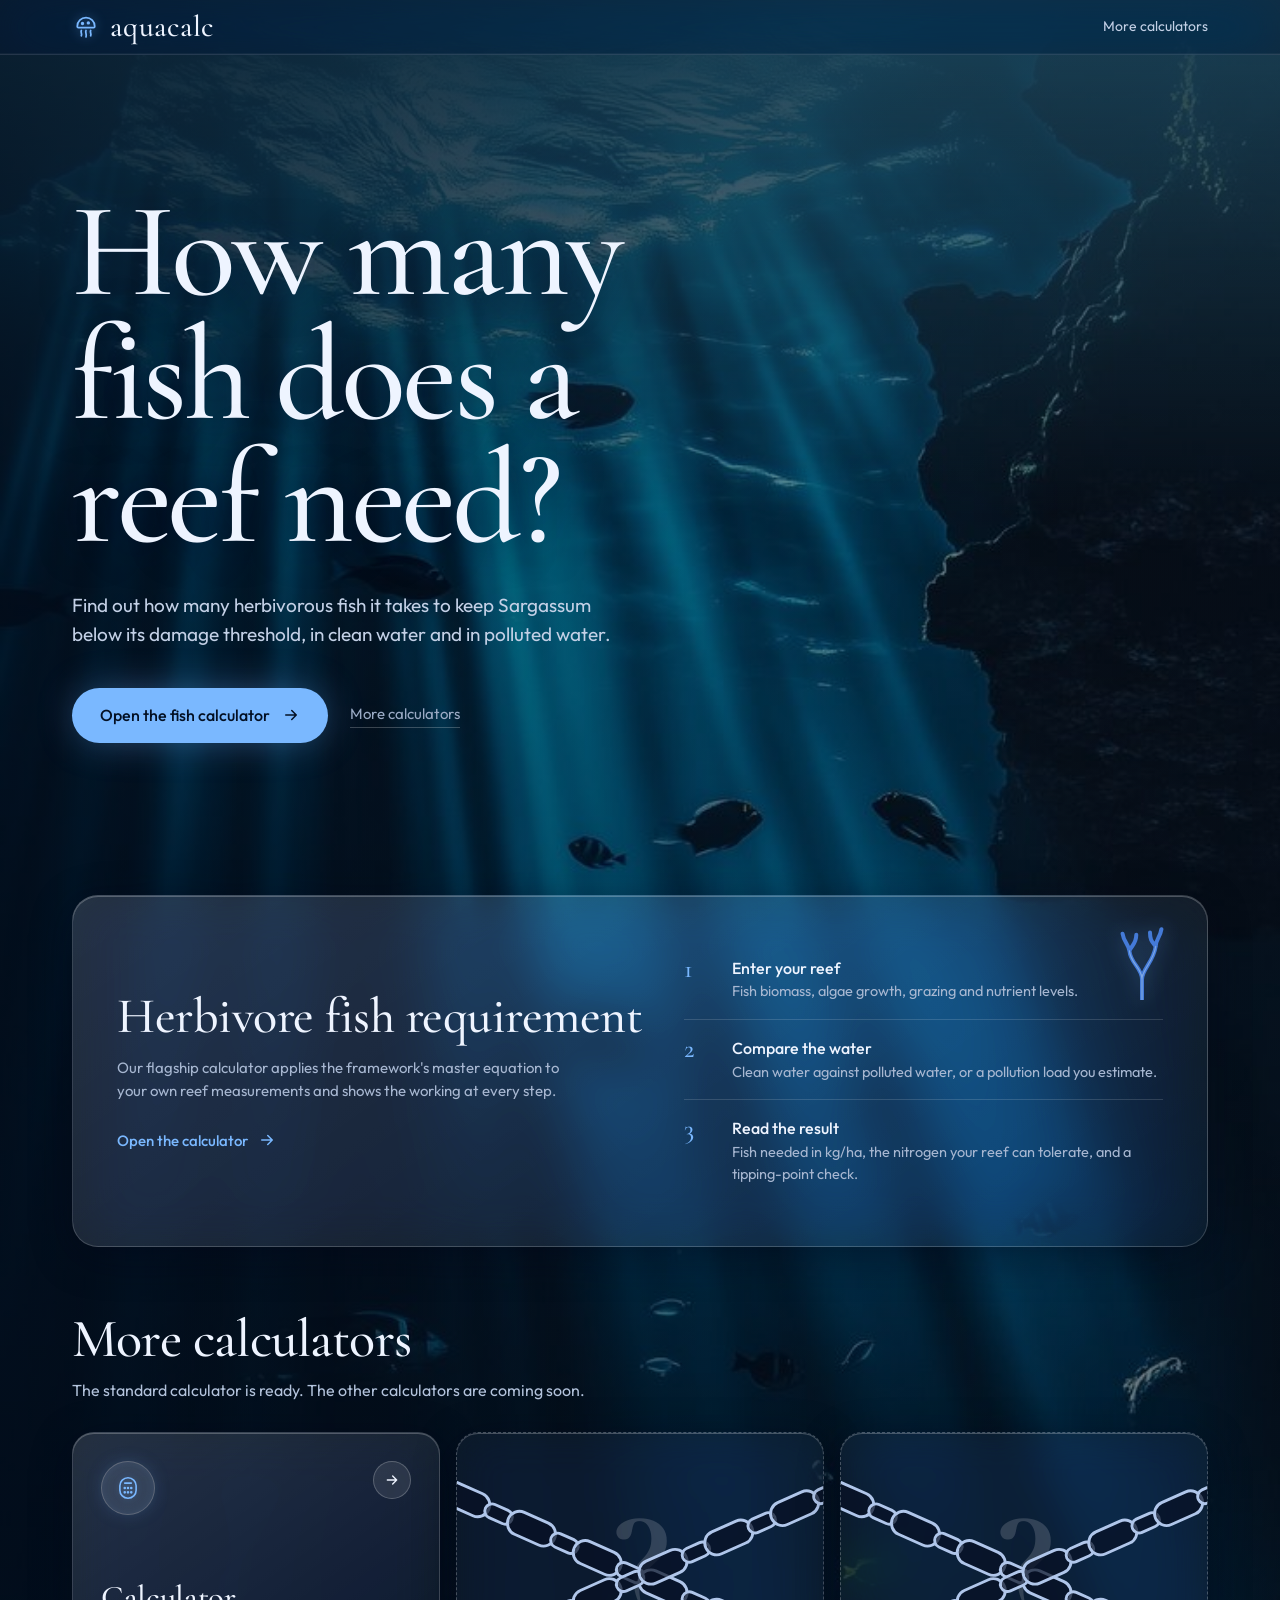
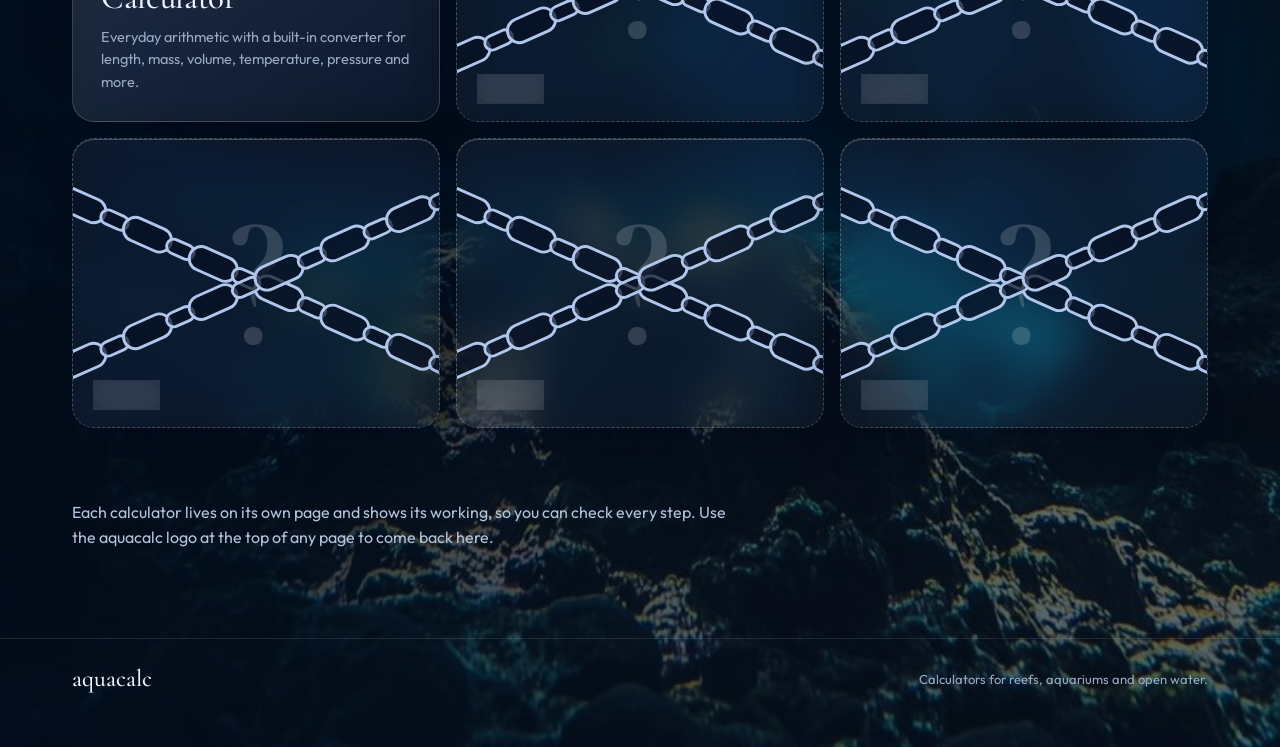
<file: aquacalc/aquacalc/index.html>
<!DOCTYPE html>
<html lang="en">
<head>
<meta charset="utf-8">
<meta name="viewport" content="width=device-width, initial-scale=1, viewport-fit=cover">
<meta name="color-scheme" content="dark">
<meta name="description" content="aquacalc: how many herbivorous fish does a reef need? Plus a calculator and converter, with more on the way.">
<title>aquacalc | How many fish does a reef need?</title>
<link rel="icon" href="favicon.svg" type="image/svg+xml">
<link rel="preconnect" href="https://fonts.googleapis.com">
<link rel="preconnect" href="https://fonts.gstatic.com" crossorigin>
<link rel="stylesheet" href="https://fonts.googleapis.com/css2?family=Cormorant+Garamond:ital,wght@0,400;0,500;0,600;1,400;1,500&family=Outfit:wght@300;400;500;600&display=swap">
<link rel="stylesheet" href="style.css">
<style>
/* Hero */
.hero{padding:clamp(72px,15vh,160px) 0 96px}
.display{font:500 clamp(60px,10.5vw,150px)/.92 "Cormorant Garamond",Georgia,serif;letter-spacing:-.025em;margin:0 0 30px;max-width:10ch;text-shadow:0 0 60px rgba(70,140,255,.35)}
.lede{color:#a7b7d1;font-size:19px;max-width:46ch;margin:0}
.actions{display:flex;flex-wrap:wrap;align-items:center;gap:22px;margin-top:38px}
.cta{display:inline-flex;align-items:center;gap:12px;padding:15px 28px;border-radius:99px;background:var(--aqua);color:#031024;text-decoration:none;font-weight:500;font-size:16px;box-shadow:0 0 42px -6px var(--glow);transition:background .2s,box-shadow .2s}
.cta:hover{background:#fff;box-shadow:0 0 56px -4px var(--glow)}
.cta svg{width:18px;height:18px}
.alt{color:var(--mute);text-decoration:none;border-bottom:1px solid var(--line-strong);padding-bottom:2px}
.alt:hover{color:var(--ink);border-color:var(--aqua)}
a:focus-visible{outline:2px solid var(--aqua);outline-offset:4px}

/* Sections */
section.block{padding:56px 0 8px}
section.block h2{font:500 clamp(36px,4.6vw,54px)/1.05 "Cormorant Garamond",Georgia,serif;letter-spacing:-.015em;margin:0 0 10px}
section.block .sub{color:var(--mute);margin:0 0 30px;max-width:56ch;font-size:16px}

/* Featured fish calculator */
.feature{position:relative;display:grid;grid-template-columns:minmax(0,1.1fr) minmax(0,1fr);gap:40px;align-items:center;padding:44px;border:1px solid var(--line-strong);border-radius:26px;text-decoration:none;
  background:linear-gradient(135deg,rgba(14,36,82,.55),rgba(4,10,24,.7));-webkit-backdrop-filter:blur(10px);backdrop-filter:blur(10px);transition:border-color .25s,box-shadow .25s}
.feature:hover{border-color:var(--aqua);box-shadow:0 0 70px -24px var(--glow)}
.feature h3{font:500 clamp(34px,4vw,50px)/1.05 "Cormorant Garamond",Georgia,serif;margin:0 0 14px;letter-spacing:-.01em}
.feature p.d{color:#a7b7d1;margin:0 0 26px;max-width:46ch}
.feature .open{display:inline-flex;align-items:center;gap:10px;font-weight:500;color:var(--aqua)}
.feature .open svg{width:18px;height:18px;transition:transform .2s}
.feature:hover .open svg{transform:translateX(4px)}
.steps{list-style:none;margin:0;padding:0;display:grid;gap:0}
.steps li{display:grid;grid-template-columns:34px 1fr;gap:14px;padding:16px 0;border-bottom:1px solid var(--line-strong);color:#a7b7d1;font-size:14.5px}
.steps li:last-child{border-bottom:0}
.steps b{display:block;color:var(--ink);font-weight:500;font-size:16px}
.steps .n{font:500 26px/1 "Cormorant Garamond",Georgia,serif;color:var(--aqua)}
.coral{position:absolute;right:30px;top:24px;width:70px;height:80px;opacity:.9;filter:drop-shadow(0 0 10px var(--glow))}
@media (max-width:860px){.feature{grid-template-columns:1fr;padding:30px 24px}.coral{display:none}}

/* Grid */
.grid{display:grid;grid-template-columns:repeat(3,minmax(0,1fr));gap:16px}
@media (max-width:960px){.grid{grid-template-columns:repeat(2,minmax(0,1fr))}}
@media (max-width:620px){.grid{grid-template-columns:1fr}}

.tool{position:relative;display:flex;flex-direction:column;justify-content:space-between;gap:40px;min-height:290px;padding:28px;border:1px solid var(--line-strong);border-radius:22px;background:var(--card);-webkit-backdrop-filter:blur(10px);backdrop-filter:blur(10px);text-decoration:none;transition:border-color .2s,box-shadow .2s}
.tool:hover{border-color:var(--aqua);box-shadow:0 0 50px -18px var(--glow)}
.ico{width:54px;height:54px;border:1px solid var(--line-strong);border-radius:50%;display:grid;place-items:center;color:var(--aqua);box-shadow:inset 0 0 18px rgba(110,175,255,.14),0 0 22px -8px var(--glow)}
.ico svg{width:26px;height:26px;filter:drop-shadow(0 0 5px var(--glow))}
.tool h3{font:500 33px/1.05 "Cormorant Garamond",Georgia,serif;margin:0 0 10px;letter-spacing:-.01em}
.tool p{color:var(--mute);margin:0;font-size:14.5px}
.tool .go{position:absolute;top:28px;right:28px;width:38px;height:38px;border-radius:50%;border:1px solid var(--line-strong);display:grid;place-items:center;transition:background .2s,color .2s,border-color .2s}
.tool .go svg{width:16px;height:16px;transition:transform .2s}
.tool:hover .go{background:var(--aqua);color:#031024;border-color:var(--aqua)}
.tool:hover .go svg{transform:translateX(2px)}

/* Locked */
.lock{position:relative;min-height:290px;border:1px dashed var(--line-strong);border-radius:22px;overflow:hidden;background:rgba(2,7,16,.62);-webkit-backdrop-filter:blur(8px);backdrop-filter:blur(8px);cursor:not-allowed}
.lock .q{position:absolute;inset:0;display:grid;place-items:center;font:500 190px/1 "Cormorant Garamond",Georgia,serif;color:#1d3158;text-shadow:0 0 40px rgba(80,140,255,.25);user-select:none}
.lock svg.chains{position:absolute;inset:0;width:100%;height:100%}
.lock .tag{position:absolute;left:20px;bottom:18px;font-size:13px;color:var(--mute);background:#02060e;border:1px solid var(--line-strong);padding:3px 12px;border-radius:99px}
.lock:hover svg.chains{animation:rattle .45s ease-in-out}
@keyframes rattle{0%,100%{transform:translate(0,0)}20%{transform:translate(-3px,1px) rotate(-.6deg)}40%{transform:translate(3px,-1px) rotate(.6deg)}60%{transform:translate(-2px,1px)}80%{transform:translate(2px,0)}}

.about{padding:64px 0 88px}
.about p{margin:0;max-width:60ch;color:var(--mute);font-size:16px}

/* Apple-style glass */
.tool,.feature{background:var(--glass);border:1px solid var(--glass-border);box-shadow:var(--glass-shadow);-webkit-backdrop-filter:blur(26px) saturate(180%);backdrop-filter:blur(26px) saturate(180%)}
.tool:hover,.feature:hover{border-color:rgba(255,255,255,.42);box-shadow:var(--glass-shadow),0 0 70px -22px var(--glow)}
.lock{background:rgba(255,255,255,.045);border:1px dashed rgba(255,255,255,.24);box-shadow:var(--glass-shadow);-webkit-backdrop-filter:blur(22px) saturate(170%);backdrop-filter:blur(22px) saturate(170%)}
.lock .q{color:rgba(255,255,255,.16);text-shadow:none}
.lock .tag{background:rgba(255,255,255,.12);border-color:rgba(255,255,255,.22);color:#d7e3f7;-webkit-backdrop-filter:blur(12px);backdrop-filter:blur(12px)}
.ico,.tool .go{background:rgba(255,255,255,.09);border-color:rgba(255,255,255,.22)}
.steps li{border-color:rgba(255,255,255,.14)}
.lede{color:#c3d0e6}
.display{text-shadow:0 2px 40px rgba(0,10,40,.6)}
.about p,section.block .sub{color:#b3c3dc}
</style>
</head>
<body>
<div id="bg" aria-hidden="true" data-src="images/ocean.jpg" data-mode="bottom" style="background:#2a6077;--ov:linear-gradient(90deg,rgba(0,12,28,.68),rgba(0,12,28,.20) 65%),linear-gradient(rgba(0,14,30,.24),rgba(0,14,30,.55))"></div>

<header class="top"><div class="wrap">
<a class="logo" href="index.html" aria-label="aquacalc home"><svg class="mark" viewBox="0 0 24 24" fill="none" stroke="currentColor" stroke-width="1.5" stroke-linecap="round" stroke-linejoin="round" aria-hidden="true"><path d="M4.5 11.5a7.5 7.5 0 0 1 15 0c0 .6-.4 1-1 1h-13c-.6 0-1-.4-1-1z"/><path d="M8 15c-.9 1.8.9 2.7 0 4.5M12 15c-.9 2 .9 3 0 5.5M16 15c-.9 1.8.9 2.7 0 4.5"/><circle cx="9" cy="9" r=".7" fill="currentColor"/><circle cx="14" cy="8.5" r=".7" fill="currentColor"/></svg><span class="word">aquacalc</span></a>
<nav><a href="#more">More calculators</a></nav>
</div></header>

<main>
<div class="wrap">

<section class="hero">
<h1 class="display">How many fish does a reef need?</h1>
<p class="lede">Find out how many herbivorous fish it takes to keep Sargassum below its damage threshold, in clean water and in polluted water.</p>
<div class="actions">
<a class="cta" href="herbivore.html">Open the fish calculator<svg viewBox="0 0 24 24" fill="none" stroke="currentColor" stroke-width="2" stroke-linecap="round" stroke-linejoin="round" aria-hidden="true"><path d="M5 12h14M13 6l6 6-6 6"/></svg></a>
<a class="alt" href="#more">More calculators</a>
</div>
</section>

<section class="block" id="fish">
<a class="feature" href="herbivore.html">
<svg class="coral" viewBox="0 0 120 140" fill="none" stroke-linecap="round" aria-hidden="true"><g stroke="#4a85ea" stroke-width="7"><path d="M60 140V96M60 104C60 84 40 76 38 54M60 104C60 86 80 74 84 46M38 54C36 42 28 38 26 24M38 54c4-10 12-12 12-28M84 46c0-12 8-16 10-30M84 46c-6-8-10-10-10-24"/></g><g stroke="#b5d9ff" stroke-width="2" opacity=".6"><path d="M60 140V96M60 104C60 84 40 76 38 54M60 104C60 86 80 74 84 46"/></g></svg>
<div>
<h3>Herbivore fish requirement</h3>
<p class="d">Our flagship calculator applies the framework's master equation to your own reef measurements and shows the working at every step.</p>
<span class="open">Open the calculator<svg viewBox="0 0 24 24" fill="none" stroke="currentColor" stroke-width="2" stroke-linecap="round" stroke-linejoin="round" aria-hidden="true"><path d="M5 12h14M13 6l6 6-6 6"/></svg></span>
</div>
<ol class="steps">
<li><span class="n">1</span><span><b>Enter your reef</b>Fish biomass, algae growth, grazing and nutrient levels.</span></li>
<li><span class="n">2</span><span><b>Compare the water</b>Clean water against polluted water, or a pollution load you estimate.</span></li>
<li><span class="n">3</span><span><b>Read the result</b>Fish needed in kg/ha, the nitrogen your reef can tolerate, and a tipping-point check.</span></li>
</ol>
</a>
</section>

<section class="block" id="more">
<h2>More calculators</h2>
<p class="sub">The standard calculator is ready. The other calculators are coming soon.</p>
<div class="grid">

<a class="tool" href="calculator.html">
<span class="go" aria-hidden="true"><svg viewBox="0 0 24 24" fill="none" stroke="currentColor" stroke-width="2" stroke-linecap="round" stroke-linejoin="round"><path d="M5 12h14M13 6l6 6-6 6"/></svg></span>
<span class="ico" aria-hidden="true"><svg viewBox="0 0 24 24" fill="none" stroke="currentColor" stroke-width="1.5" stroke-linecap="round" stroke-linejoin="round"><rect x="4.5" y="2.5" width="15" height="19" rx="7.5"/><path d="M9 7.5h6"/><path d="M9 12h.01M12 12h.01M15 12h.01M9 16h.01M12 16h.01M15 16h.01" stroke-width="2.4"/></svg></span>
<span><h3>Calculator</h3><p>Everyday arithmetic with a built-in converter for length, mass, volume, temperature, pressure and more.</p></span>
</a>

<div class="lock" role="group" aria-label="Locked calculator, coming soon"><div class="q" aria-hidden="true">?</div><svg class="chains" viewBox="0 0 360 240" preserveAspectRatio="xMidYMid slice" aria-hidden="true"><g class="chain" data-rot="24"></g><g class="chain" data-rot="-24"></g></svg><span class="tag">Locked</span></div>
<div class="lock" role="group" aria-label="Locked calculator, coming soon"><div class="q" aria-hidden="true">?</div><svg class="chains" viewBox="0 0 360 240" preserveAspectRatio="xMidYMid slice" aria-hidden="true"><g class="chain" data-rot="24"></g><g class="chain" data-rot="-24"></g></svg><span class="tag">Locked</span></div>
<div class="lock" role="group" aria-label="Locked calculator, coming soon"><div class="q" aria-hidden="true">?</div><svg class="chains" viewBox="0 0 360 240" preserveAspectRatio="xMidYMid slice" aria-hidden="true"><g class="chain" data-rot="24"></g><g class="chain" data-rot="-24"></g></svg><span class="tag">Locked</span></div>
<div class="lock" role="group" aria-label="Locked calculator, coming soon"><div class="q" aria-hidden="true">?</div><svg class="chains" viewBox="0 0 360 240" preserveAspectRatio="xMidYMid slice" aria-hidden="true"><g class="chain" data-rot="24"></g><g class="chain" data-rot="-24"></g></svg><span class="tag">Locked</span></div>
<div class="lock" role="group" aria-label="Locked calculator, coming soon"><div class="q" aria-hidden="true">?</div><svg class="chains" viewBox="0 0 360 240" preserveAspectRatio="xMidYMid slice" aria-hidden="true"><g class="chain" data-rot="24"></g><g class="chain" data-rot="-24"></g></svg><span class="tag">Locked</span></div>

</div>
</section>

<section class="about">
<p>Each calculator lives on its own page and shows its working, so you can check every step. Use the aquacalc logo at the top of any page to come back here.</p>
</section>

</div>
</main>

<footer class="site"><div class="wrap"><span class="word">aquacalc</span><span>Calculators for reefs, aquariums and open water.</span></div></footer>

<script src="bg.js"></script>
<script>
// Chains over the locked cards
(function(){
  const NS="http://www.w3.org/2000/svg";
  document.querySelectorAll("g.chain").forEach(g=>{
    g.setAttribute("transform","rotate("+g.dataset.rot+" 180 120)");
    for(let n=0;n<18;n++){
      const x=n*30-60,r=document.createElementNS(NS,"rect");
      if(n%2===0){r.setAttribute("x",x);r.setAttribute("y",110);r.setAttribute("width",42);r.setAttribute("height",20);r.setAttribute("rx",10)}
      else{r.setAttribute("x",x+9);r.setAttribute("y",114);r.setAttribute("width",24);r.setAttribute("height",12);r.setAttribute("rx",6)}
      r.setAttribute("fill","rgba(8,16,36,.7)");r.setAttribute("stroke","#b0c6ea");r.setAttribute("stroke-width","2.4");
      g.appendChild(r);
    }
  });
})();
</script>
</body>
</html>
</file>
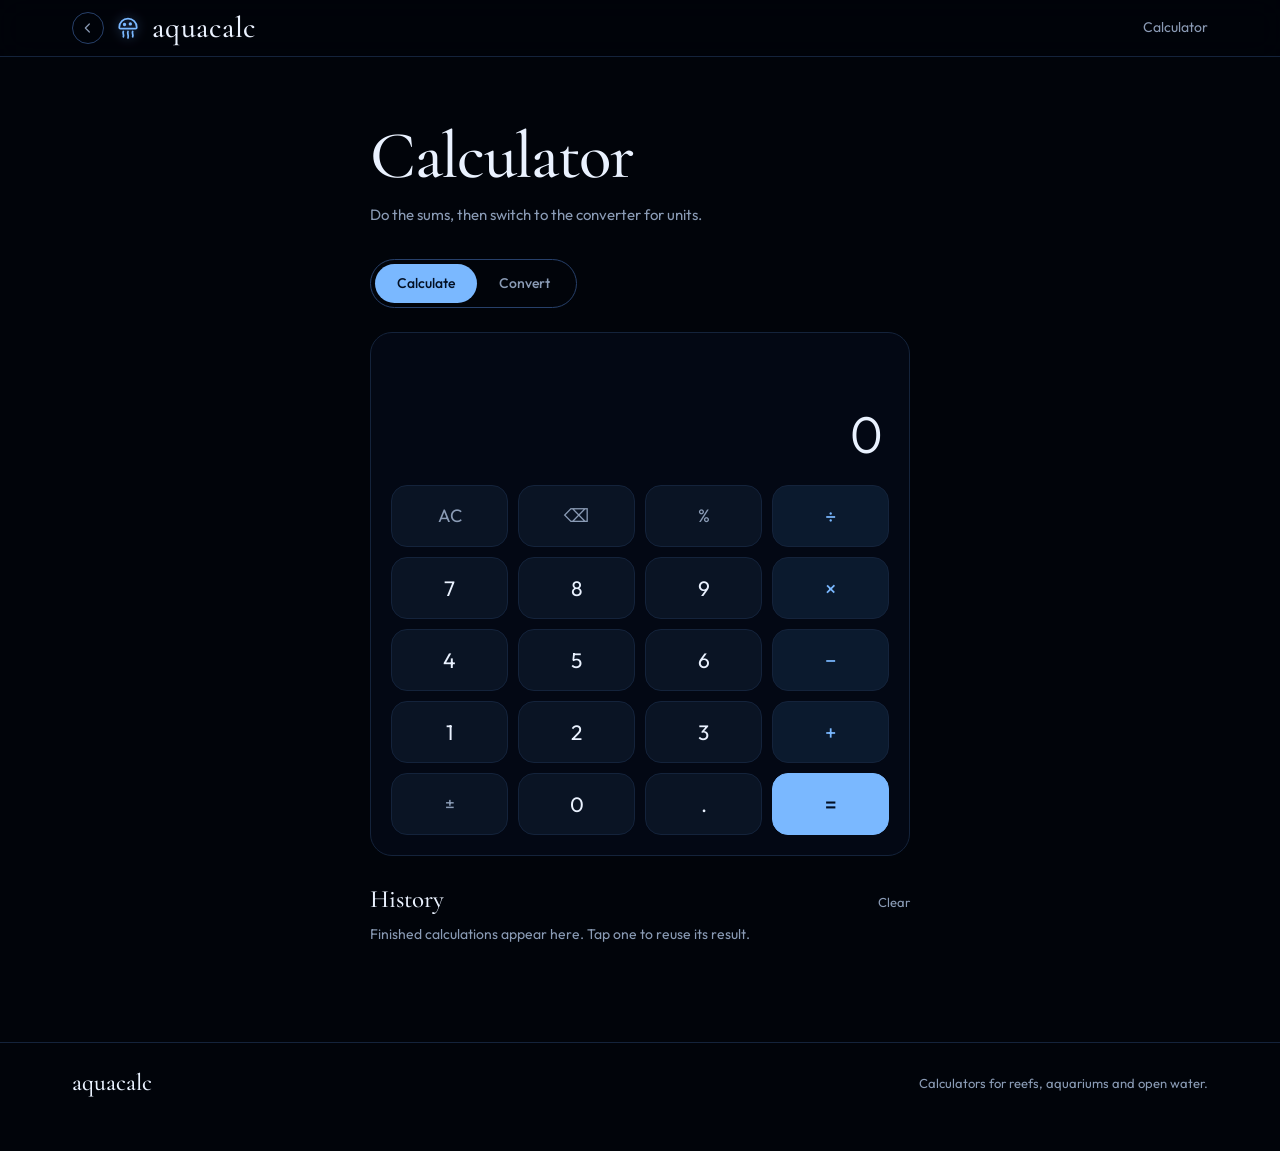
<file: calculator.html>
<!DOCTYPE html>
<html lang="en">
<head>
<meta charset="utf-8">
<meta name="viewport" content="width=device-width, initial-scale=1, viewport-fit=cover">
<meta name="color-scheme" content="dark">
<title>Calculator and converter | aquacalc</title>
<link rel="icon" href="favicon.svg" type="image/svg+xml">
<link rel="preconnect" href="https://fonts.googleapis.com">
<link rel="preconnect" href="https://fonts.gstatic.com" crossorigin>
<link rel="stylesheet" href="https://fonts.googleapis.com/css2?family=Cormorant+Garamond:ital,wght@0,400;0,500;0,600;1,400;1,500&family=Outfit:wght@300;400;500;600&display=swap">
<link rel="stylesheet" href="style.css">
<style>
.page{max-width:540px;margin:0 auto;padding:64px 0 96px}
h1{font:500 clamp(45px,7vw,67px)/1.05 "Cormorant Garamond",Georgia,serif;letter-spacing:-.02em;margin:0 0 12px}
.sub{color:var(--mute);margin:0 0 32px}
button,select,input{font:inherit;color:inherit}
button:focus-visible,select:focus-visible,input:focus-visible{outline:2px solid var(--aqua);outline-offset:2px}

/* Tabs */
.tabs{display:inline-flex;padding:4px;border:1px solid var(--line-strong);border-radius:99px;margin-bottom:24px}
.tab{border:0;background:transparent;color:var(--mute);padding:9px 22px;border-radius:99px;cursor:pointer;font-weight:500;font-size:14px;transition:background .15s,color .15s}
.tab:hover{color:var(--ink)}
.tab[aria-selected="true"]{background:var(--aqua);color:#031024}

.card{background:var(--card);border:1px solid var(--line);border-radius:22px;padding:20px}

/* Calculator */
.screen{text-align:right;padding:16px 8px 22px;min-height:132px;display:flex;flex-direction:column;justify-content:flex-end;gap:6px}
.prev{color:var(--mute);font-size:15px;min-height:22px;overflow-wrap:anywhere}
.cur{font:300 52px/1.1 "Outfit",sans-serif;letter-spacing:-.02em;overflow-wrap:anywhere;font-variant-numeric:tabular-nums}
.keys{display:grid;grid-template-columns:repeat(4,1fr);gap:10px}
.key{height:62px;border-radius:16px;border:1px solid var(--line);background:#0a1424;font-size:21px;cursor:pointer;transition:background .12s,transform .08s,border-color .12s}
.key:hover{background:#10213a;border-color:var(--line-strong)}
.key:active{transform:scale(.96)}
.key.fn{color:var(--mute);font-size:18px}
.key.op{color:var(--aqua);background:#0b1a2e}
.key.op:hover{background:#12294a}
.key.eq{background:var(--aqua);color:#031024;border-color:var(--aqua);font-weight:500}
.key.eq:hover{background:#fff;border-color:var(--aqua)}

.hist{margin-top:28px}
.hist h2{font:500 25px/1.2 "Cormorant Garamond",Georgia,serif;margin:0 0 10px;display:flex;justify-content:space-between;align-items:baseline}
.hist h2 button{background:none;border:0;color:var(--mute);font:400 13px "Outfit",sans-serif;cursor:pointer;padding:0}
.hist h2 button:hover{color:var(--ink)}
.hist .empty{color:var(--mute);font-size:14px;margin:0}
.hrow{display:flex;justify-content:space-between;gap:16px;width:100%;padding:11px 0;background:none;border:0;border-bottom:1px solid var(--line);cursor:pointer;text-align:left;font-size:14px}
.hrow span:first-child{color:var(--mute)}
.hrow span:last-child{font-weight:500;font-variant-numeric:tabular-nums}
.hrow:hover span:first-child{color:var(--ink)}

/* Converter */
.chips{display:flex;flex-wrap:wrap;gap:8px;margin-bottom:18px}
.chip{border:1px solid var(--line-strong);background:transparent;color:var(--mute);padding:7px 14px;border-radius:99px;cursor:pointer;font-size:13.5px;transition:all .15s}
.chip:hover{color:var(--ink);border-color:var(--mute)}
.chip[aria-pressed="true"]{background:var(--aqua);color:#031024;border-color:var(--aqua);font-weight:500}
.cv-label{font-size:13px;color:var(--mute);margin:0 0 6px}
.cv{display:grid;grid-template-columns:minmax(0,1fr) 138px;gap:10px}
.cv input,.cv select{background:#07101f;border:1px solid var(--line);border-radius:12px;padding:12px 14px;min-width:0;width:100%}
.cv input{font-size:24px;font-weight:300;font-variant-numeric:tabular-nums}
.cv input:focus,.cv select:focus{outline:none;border-color:var(--aqua)}
.cv select{font-size:15px;appearance:none;-webkit-appearance:none;cursor:pointer;
  background-image:url("data:image/svg+xml;utf8,<svg xmlns='http://www.w3.org/2000/svg' viewBox='0 0 24 24' fill='none' stroke='%238a9bb5' stroke-width='2' stroke-linecap='round' stroke-linejoin='round'><path d='M6 9l6 6 6-6'/></svg>");
  background-repeat:no-repeat;background-position:right 10px center;background-size:16px;padding-right:32px}
.cv select option{background:#111;color:var(--ink)}
.swapwrap{display:flex;justify-content:center;margin:14px 0}
.swap{width:40px;height:40px;border-radius:50%;border:1px solid var(--line-strong);background:transparent;cursor:pointer;display:grid;place-items:center;color:var(--mute);transition:all .2s}
.swap:hover{background:#fff;color:#000;border-color:var(--aqua)}
.swap svg{width:18px;height:18px}
.all{margin-top:26px;padding-top:6px;border-top:1px solid var(--line)}
.all h2{font:500 25px/1.2 "Cormorant Garamond",Georgia,serif;margin:18px 0 6px}
.row{display:grid;grid-template-columns:minmax(0,1fr) auto;gap:4px 24px;padding:10px 0;border-bottom:1px solid var(--line);font-size:14px}
.row:last-child{border-bottom:0}
.row span:first-child{color:var(--mute)}
.row span:last-child{font-weight:500;text-align:right;font-variant-numeric:tabular-nums}
.row.cur-unit span:first-child{color:var(--ink)}
@media (max-width:420px){.cv{grid-template-columns:1fr}.key{height:56px}.cur{font-size:44px}}
</style>
</head>
<body>

<header class="top"><div class="wrap">
<a class="logo" href="index.html" aria-label="Back to aquacalc home"><span class="back" aria-hidden="true"><svg viewBox="0 0 24 24" fill="none" stroke="currentColor" stroke-width="1.8" stroke-linecap="round" stroke-linejoin="round"><path d="M14 6l-6 6 6 6"/></svg></span><svg class="mark" viewBox="0 0 24 24" fill="none" stroke="currentColor" stroke-width="1.5" stroke-linecap="round" stroke-linejoin="round" aria-hidden="true"><path d="M4.5 11.5a7.5 7.5 0 0 1 15 0c0 .6-.4 1-1 1h-13c-.6 0-1-.4-1-1z"/><path d="M8 15c-.9 1.8.9 2.7 0 4.5M12 15c-.9 2 .9 3 0 5.5M16 15c-.9 1.8.9 2.7 0 4.5"/><circle cx="9" cy="9" r=".7" fill="currentColor"/><circle cx="14" cy="8.5" r=".7" fill="currentColor"/></svg><span class="word">aquacalc</span></a>
<span class="where">Calculator</span>
</div></header>

<main class="wrap"><div class="page">
<h1>Calculator</h1>
<p class="sub">Do the sums, then switch to the converter for units.</p>

<div class="tabs" role="tablist" aria-label="Mode">
<button class="tab" role="tab" id="t-calc" aria-selected="true" aria-controls="p-calc">Calculate</button>
<button class="tab" role="tab" id="t-conv" aria-selected="false" aria-controls="p-conv">Convert</button>
</div>

<!-- Calculator panel -->
<div id="p-calc" role="tabpanel" aria-labelledby="t-calc">
<div class="card">
<div class="screen" aria-live="polite"><div class="prev" id="prev"></div><div class="cur" id="cur">0</div></div>
<div class="keys">
<button class="key fn" data-k="AC" aria-label="Clear">AC</button>
<button class="key fn" data-k="BK" aria-label="Backspace">⌫</button>
<button class="key fn" data-k="%" aria-label="Percent">%</button>
<button class="key op" data-k="/" aria-label="Divide">÷</button>
<button class="key" data-k="7">7</button><button class="key" data-k="8">8</button><button class="key" data-k="9">9</button>
<button class="key op" data-k="*" aria-label="Multiply">×</button>
<button class="key" data-k="4">4</button><button class="key" data-k="5">5</button><button class="key" data-k="6">6</button>
<button class="key op" data-k="-" aria-label="Subtract">−</button>
<button class="key" data-k="1">1</button><button class="key" data-k="2">2</button><button class="key" data-k="3">3</button>
<button class="key op" data-k="+" aria-label="Add">+</button>
<button class="key fn" data-k="NEG" aria-label="Change sign">±</button>
<button class="key" data-k="0">0</button>
<button class="key" data-k=".">.</button>
<button class="key eq" data-k="=" aria-label="Equals">=</button>
</div>
</div>
<div class="hist">
<h2>History <button id="clearHist" type="button">Clear</button></h2>
<div id="hist"></div>
</div>
</div>

<!-- Converter panel -->
<div id="p-conv" role="tabpanel" aria-labelledby="t-conv" hidden>
<div class="card">
<div class="chips" id="chips" role="group" aria-label="Unit type"></div>
<p class="cv-label">From</p>
<div class="cv"><input id="fromVal" type="text" inputmode="decimal" value="1" aria-label="Value to convert"><select id="fromUnit" aria-label="From unit"></select></div>
<div class="swapwrap"><button class="swap" id="swap" type="button" aria-label="Swap units"><svg viewBox="0 0 24 24" fill="none" stroke="currentColor" stroke-width="1.8" stroke-linecap="round" stroke-linejoin="round"><path d="M7 4v16M3 8l4-4 4 4M17 20V4M13 16l4 4 4-4"/></svg></button></div>
<p class="cv-label">To</p>
<div class="cv"><input id="toVal" type="text" inputmode="decimal" aria-label="Converted value"><select id="toUnit" aria-label="To unit"></select></div>
<div class="all"><h2>All units</h2><div id="all"></div></div>
</div>
</div>

</div></main>

<footer class="site"><div class="wrap"><span class="word">aquacalc</span><span>Calculators for reefs, aquariums and open water.</span></div></footer>

<script>
/* ---------- Tabs ---------- */
const tabs={calc:["t-calc","p-calc"],conv:["t-conv","p-conv"]};
let mode="calc";
function setMode(m){mode=m;for(const k in tabs){const on=k===m;document.getElementById(tabs[k][0]).setAttribute("aria-selected",on);document.getElementById(tabs[k][1]).hidden=!on}
  document.querySelector(".where").textContent=m==="calc"?"Calculator":"Unit converter"}
document.getElementById("t-calc").onclick=()=>setMode("calc");
document.getElementById("t-conv").onclick=()=>setMode("conv");
if(location.hash==="#convert")setMode("conv");

/* ---------- Calculator ---------- */
let expr="",justEval=false,hist=[];
const cur=document.getElementById("cur"),prev=document.getElementById("prev");
const isOp=c=>"+-*/".includes(c);
const pretty=s=>s.replace(/\*/g,"×").replace(/\//g,"÷").replace(/-/g,"−");

function evaluate(src){
  let s=src.replace(/[+\-*/]+$/,"");
  let open=0;for(const c of s){if(c==="(")open++;else if(c===")")open--}
  s+=")".repeat(Math.max(0,open));
  let i=0;
  const pk=()=>s[i];
  function num(){const m=/^(\d+\.?\d*|\.\d+)(e[+-]?\d+)?/i.exec(s.slice(i));if(!m)throw 0;i+=m[0].length;return parseFloat(m[0])}
  function prim(){if(pk()==="("){i++;const v=ex();if(pk()!==")")throw 0;i++;return v}return num()}
  function post(){let v=prim();while(pk()==="%"){i++;v/=100}return v}
  function un(){if(pk()==="-"){i++;return -un()}if(pk()==="+"){i++;return un()}return post()}
  function term(){let v=un();while(pk()==="*"||pk()==="/"){const o=s[i++],r=un();if(o==="*")v*=r;else{if(r===0)throw 0;v/=r}}return v}
  function ex(){let v=term();while(pk()==="+"||pk()==="-"){const o=s[i++],r=term();v=o==="+"?v+r:v-r}return v}
  const r=ex();if(i!==s.length||!isFinite(r))throw 0;return r;
}
const fmtRes=n=>String(Number(n.toPrecision(12)));

function render(){
  const t=expr===""?"0":pretty(expr);
  cur.textContent=t;
  cur.style.fontSize=t.length>22?"26px":t.length>14?"36px":"";
}
function press(k){
  if(k==="AC"){expr="";prev.textContent="";justEval=false;return render()}
  if(k==="BK"){if(justEval){expr="";prev.textContent=""}else expr=expr.slice(0,-1);justEval=false;return render()}
  if(k==="="){
    if(!expr||!/[\d)]/.test(expr))return;
    try{const r=fmtRes(evaluate(expr));prev.textContent=pretty(expr.replace(/[+\-*/]+$/,""))+" =";hist.unshift([pretty(expr.replace(/[+\-*/]+$/,"")),r]);hist=hist.slice(0,8);renderHist();expr=r;justEval=true}
    catch(e){prev.textContent=pretty(expr)+" =";expr="";justEval=true;cur.textContent="Error";return}
    return render();
  }
  if(k==="NEG"){
    const m=/(\d+\.?\d*(?:e[+-]?\d+)?|\.\d+)$/i.exec(expr);
    if(!m)return;const idx=m.index,before=expr[idx-1],before2=expr[idx-2];
    if(before==="-"&&(idx-1===0||isOp(before2)||before2==="(")){expr=expr.slice(0,idx-1)+expr.slice(idx)}
    else expr=expr.slice(0,idx)+"-"+expr.slice(idx);
    justEval=false;return render();
  }
  if(/\d/.test(k)){
    if(justEval){expr="";prev.textContent="";justEval=false}
    const m=/(\d+\.?\d*|\.\d+)$/.exec(expr);
    if(m&&m[0]==="0"&&!m[0].includes("."))expr=expr.slice(0,-1);
    expr+=k;return render();
  }
  if(k==="."){
    if(justEval){expr="";prev.textContent="";justEval=false}
    const m=/(\d*\.?\d*)$/.exec(expr)[0];
    if(m.includes("."))return;
    expr+=m===""?"0.":".";return render();
  }
  if(k==="%"){if(/[\d)%]$/.test(expr)){expr+="%";justEval=false}return render()}
  if(isOp(k)){
    justEval=false;
    if(expr===""){expr=k==="-"?"-":"0"+k;return render()}
    if(expr==="-")return;
    if(isOp(expr.slice(-1))){expr=expr.slice(0,-1)+k}else expr+=k;
    return render();
  }
  if(k==="("){if(justEval){expr="";justEval=false}expr+=(/[\d)%]$/.test(expr)?"*":"")+"(";return render()}
  if(k===")"){const o=(expr.match(/\(/g)||[]).length-(expr.match(/\)/g)||[]).length;if(o>0&&/[\d)%]$/.test(expr))expr+=")";return render()}
}
function renderHist(){
  const h=document.getElementById("hist");
  if(!hist.length){h.innerHTML='<p class="empty">Finished calculations appear here. Tap one to reuse its result.</p>';return}
  h.innerHTML=hist.map((x,i)=>`<button class="hrow" type="button" data-i="${i}"><span>${x[0]}</span><span>${x[1]}</span></button>`).join("");
}
document.getElementById("hist").addEventListener("click",e=>{const b=e.target.closest(".hrow");if(!b)return;expr=hist[+b.dataset.i][1];justEval=true;prev.textContent="";render()});
document.getElementById("clearHist").onclick=()=>{hist=[];renderHist()};
document.querySelector(".keys").addEventListener("click",e=>{const b=e.target.closest(".key");if(b)press(b.dataset.k)});
document.addEventListener("keydown",e=>{
  if(mode!=="calc"||e.ctrlKey||e.metaKey||e.altKey)return;
  const t=e.target.tagName;if(t==="INPUT"||t==="SELECT"||t==="TEXTAREA")return;
  const k=e.key;let m=null;
  if(/^[0-9]$/.test(k))m=k;
  else if(k==="."||k===",")m=".";
  else if(k==="+"||k==="-"||k==="*"||k==="/")m=k;
  else if(k==="x"||k==="X")m="*";
  else if(k==="%"||k==="("||k===")")m=k;
  else if(k==="Enter"||k==="=")m="=";
  else if(k==="Backspace")m="BK";
  else if(k==="Escape"||k==="Delete")m="AC";
  if(m!==null){e.preventDefault();press(m)}
});
render();renderHist();

/* ---------- Converter ---------- */
const CAT={
 Length:{u:[["millimetre (mm)",.001],["centimetre (cm)",.01],["metre (m)",1],["kilometre (km)",1000],["inch (in)",.0254],["foot (ft)",.3048],["yard (yd)",.9144],["mile (mi)",1609.344],["nautical mile (nmi)",1852],["fathom (ftm)",1.8288]],d:[2,5]},
 Mass:{u:[["milligram (mg)",1e-6],["gram (g)",.001],["kilogram (kg)",1],["tonne (t)",1000],["ounce (oz)",.028349523125],["pound (lb)",.45359237]],d:[2,5]},
 Volume:{u:[["millilitre (mL)",.001],["litre (L)",1],["cubic metre (m³)",1000],["US fluid ounce",.0295735295625],["US cup",.2365882365],["US quart",.946352946],["US gallon",3.785411784],["UK gallon",4.54609]],d:[1,6]},
 Area:{u:[["square centimetre (cm²)",1e-4],["square metre (m²)",1],["hectare (ha)",1e4],["square kilometre (km²)",1e6],["square inch (in²)",6.4516e-4],["square foot (ft²)",.09290304],["acre",4046.8564224],["square mile (mi²)",2589988.110336]],d:[1,5]},
 Temperature:{t:true,u:[["Celsius (°C)"],["Fahrenheit (°F)"],["Kelvin (K)"]],d:[0,1]},
 Speed:{u:[["metre/second (m/s)",1],["kilometre/hour (km/h)",1/3.6],["mile/hour (mph)",.44704],["knot (kn)",1852/3600],["foot/second (ft/s)",.3048]],d:[1,3]},
 Pressure:{u:[["pascal (Pa)",1],["kilopascal (kPa)",1000],["decibar (dbar)",1e4],["bar",1e5],["atmosphere (atm)",101325],["psi",6894.757293168],["mmHg",133.322387415]],d:[3,5]}
};
let cat="Length",fi=2,ti=5;
const $=id=>document.getElementById(id);
const fromVal=$("fromVal"),toVal=$("toVal"),fromUnit=$("fromUnit"),toUnit=$("toUnit");
const toBaseT=(v,i)=>i===0?v:i===1?(v-32)*5/9:v-273.15;
const fromBaseT=(c,i)=>i===0?c:i===1?c*9/5+32:c+273.15;
function conv(v,a,b){
  const C=CAT[cat];
  if(C.t)return fromBaseT(toBaseT(v,a),b);
  return v*C.u[a][1]/C.u[b][1];
}
const fmt=n=>{if(!isFinite(n))return "";const r=Number(n.toPrecision(10));return Math.abs(r)>=1e12||(Math.abs(r)<1e-6&&r!==0)?r.toExponential(4):r.toString()};
const parse=s=>{const v=parseFloat(String(s).replace(",","."));return isNaN(v)?null:v};

function buildChips(){
  $("chips").innerHTML=Object.keys(CAT).map(k=>`<button class="chip" type="button" data-c="${k}" aria-pressed="${k===cat}">${k}</button>`).join("");
}
function fillUnits(){
  const opts=CAT[cat].u.map((u,i)=>`<option value="${i}">${u[0]}</option>`).join("");
  fromUnit.innerHTML=opts;toUnit.innerHTML=opts;fromUnit.value=fi;toUnit.value=ti;
}
function refreshAll(){
  const v=parse(fromVal.value);
  $("all").innerHTML=v===null?'<p class="empty" style="color:var(--mute);margin:12px 0">Enter a value to see every unit.</p>':CAT[cat].u.map((u,j)=>`<div class="row${j===fi?" cur-unit":""}"><span>${u[0]}</span><span>${fmt(conv(v,fi,j))}</span></div>`).join("");
}
function fromChanged(){const v=parse(fromVal.value);toVal.value=v===null?"":fmt(conv(v,fi,ti));refreshAll()}
function toChanged(){const v=parse(toVal.value);fromVal.value=v===null?"":fmt(conv(v,ti,fi));refreshAll()}
function selectCat(c){cat=c;[fi,ti]=CAT[c].d;buildChips();fillUnits();fromChanged()}

$("chips").addEventListener("click",e=>{const b=e.target.closest(".chip");if(b)selectCat(b.dataset.c)});
fromVal.addEventListener("input",fromChanged);
toVal.addEventListener("input",toChanged);
fromUnit.addEventListener("change",()=>{fi=+fromUnit.value;fromChanged()});
toUnit.addEventListener("change",()=>{ti=+toUnit.value;fromChanged()});
$("swap").addEventListener("click",()=>{
  const a=fi;fi=ti;ti=a;fromUnit.value=fi;toUnit.value=ti;
  fromVal.value=toVal.value;fromChanged();
});
buildChips();fillUnits();fromChanged();
</script>
</body>
</html>
</file>
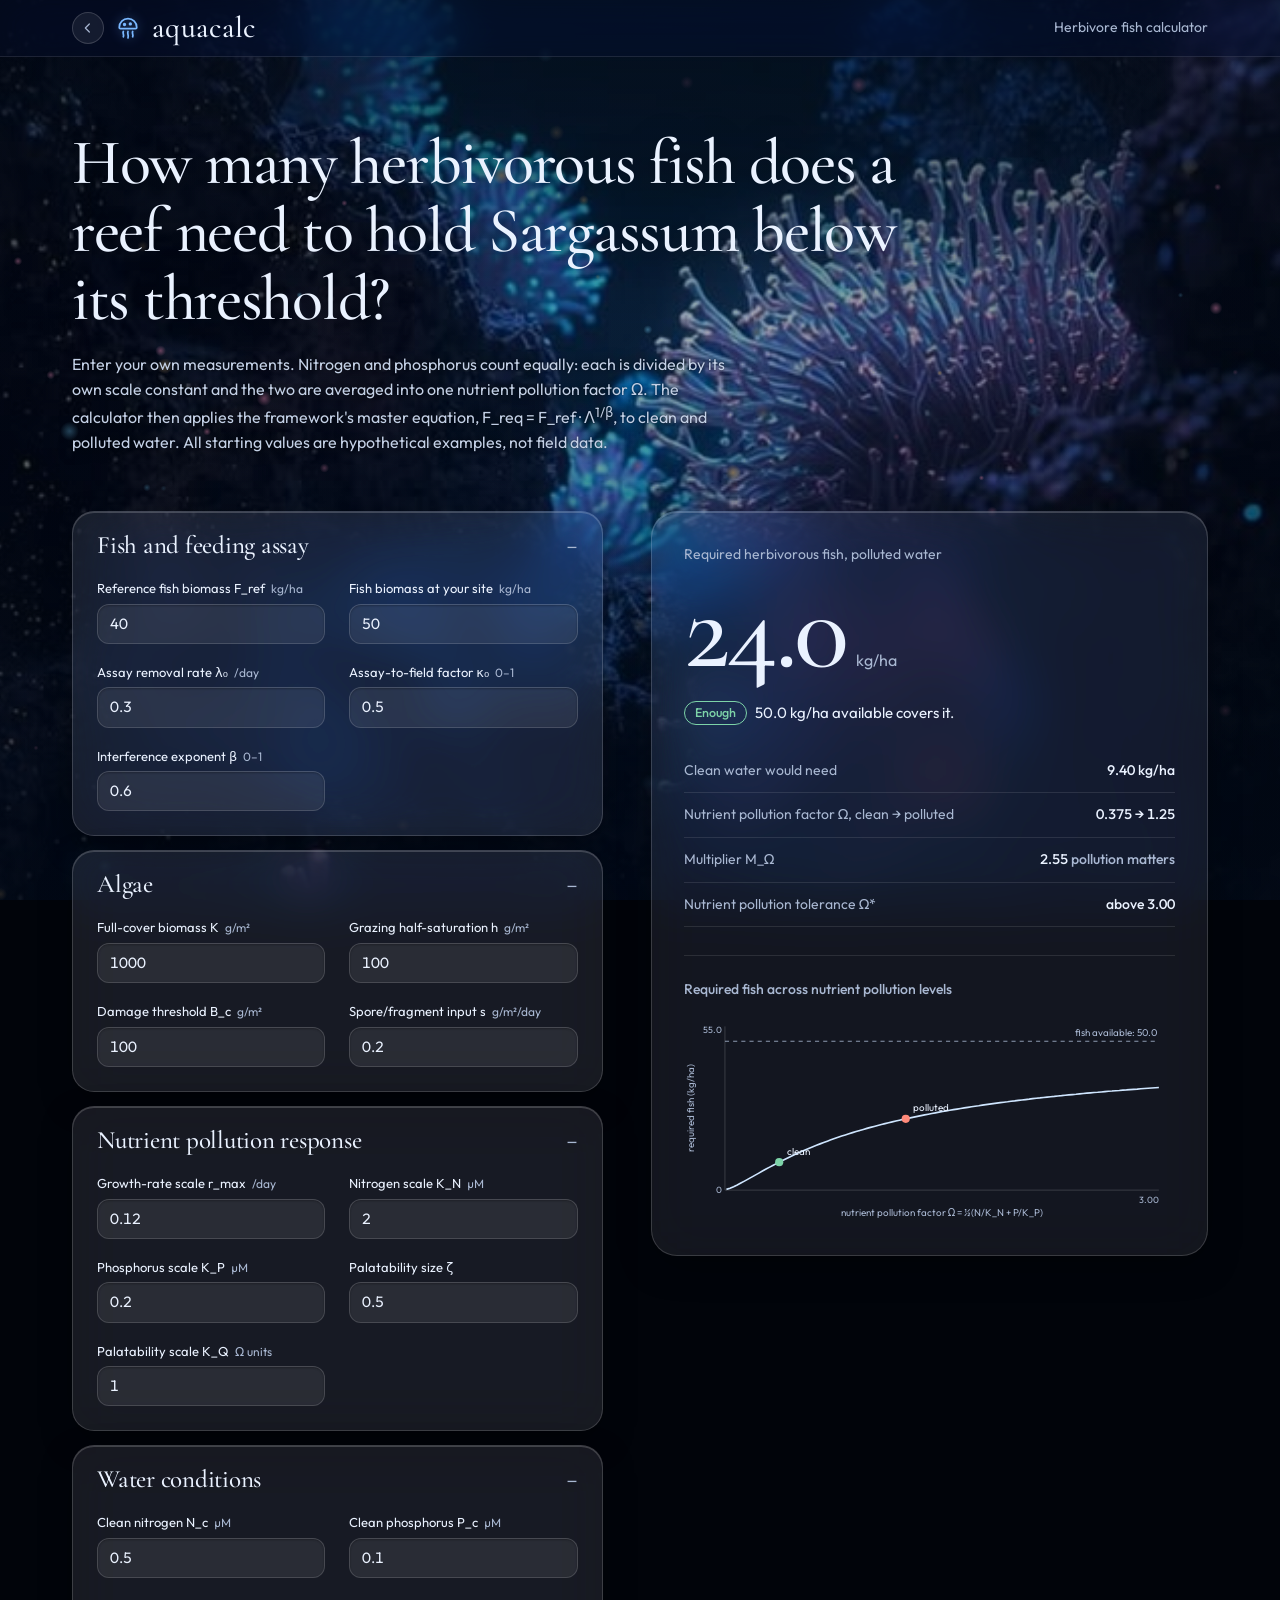
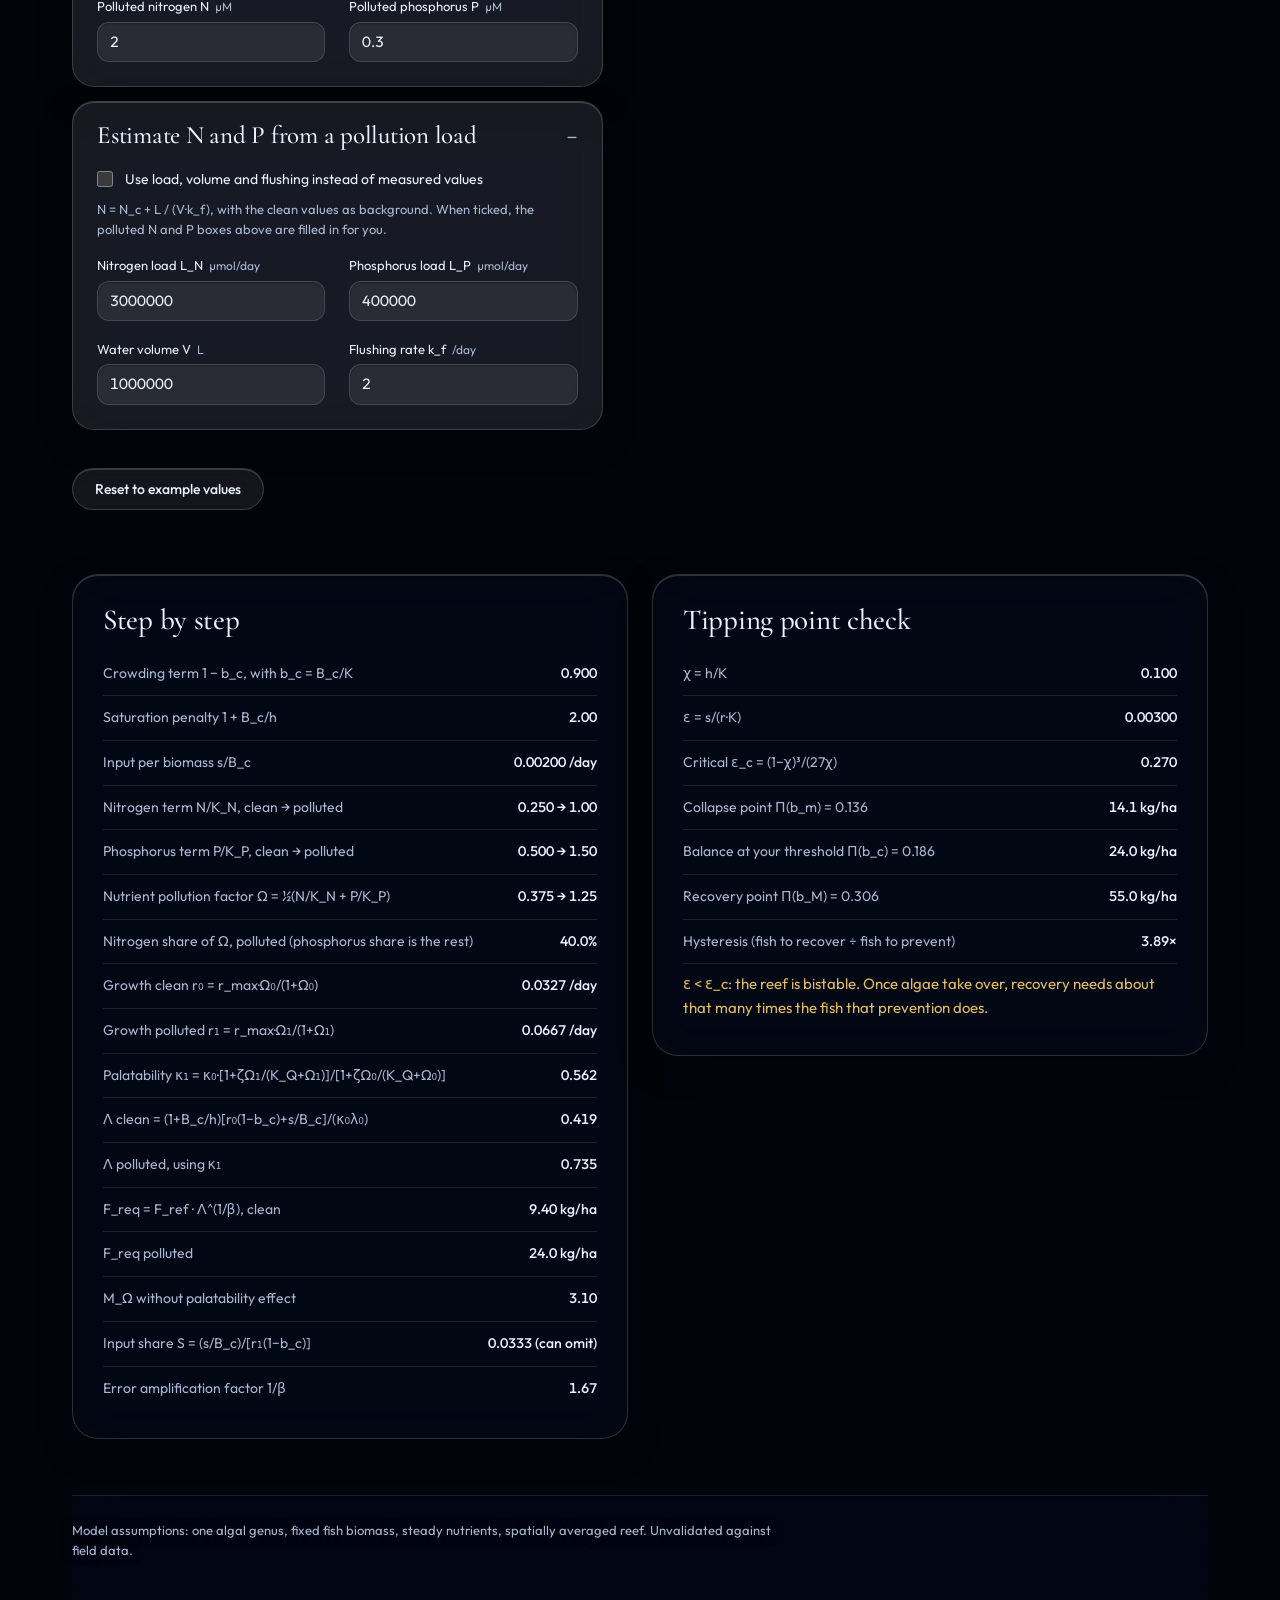
<file: herbivore.html>
<!DOCTYPE html>
<html lang="en">
<head>
<meta charset="utf-8">
<meta name="viewport" content="width=device-width, initial-scale=1, viewport-fit=cover">
<meta name="color-scheme" content="dark">
<title>Herbivore fish calculator | aquacalc</title>
<link rel="icon" href="favicon.svg" type="image/svg+xml">
<link rel="stylesheet" href="style.css">
<link rel="preconnect" href="https://fonts.googleapis.com">
<link rel="preconnect" href="https://fonts.gstatic.com" crossorigin>
<link rel="stylesheet" href="https://fonts.googleapis.com/css2?family=Cormorant+Garamond:ital,wght@0,400;0,500;0,600;1,400;1,500&family=Outfit:wght@300;400;500;600&display=swap">
<style>
/* palette */
:root{
  --bg:#01040a;--card:rgba(5,11,24,.72);--ink:#eaf2ff;--mute:#8a9bb5;
  --line:#14233b;--line-strong:#27406a;--chart:#cfe6ff;
  --ok:#7dd3a8;--bad:#ff8a7a;--warn:#e3bb63;
  --aqua:#7ab8ff;--glow:rgba(110,175,255,.45);
  color-scheme:dark;
}
*{box-sizing:border-box}
html{-webkit-text-size-adjust:100%}
body{
  margin:0;background:var(--bg);color:var(--ink);
  font:400 15px/1.55 "Outfit",system-ui,-apple-system,"Segoe UI",sans-serif;
  -webkit-font-smoothing:antialiased;
  padding-top:env(safe-area-inset-top,0px);padding-bottom:env(safe-area-inset-bottom,0px);
}
.wrap{max-width:1200px;margin:0 auto;padding:0 32px}


/* Intro */
.intro{padding:72px 0 56px;max-width:880px}
h1{font:500 clamp(38px,5vw,67px)/1.06 "Cormorant Garamond",Georgia,serif;letter-spacing:-.02em;margin:0 0 20px}
.sub{color:var(--mute);max-width:60ch;margin:0;font-size:16px}

/* Main layout */
.main{display:grid;grid-template-columns:minmax(0,1fr) minmax(0,1.05fr);gap:48px;align-items:start;padding-bottom:56px}
.results{position:sticky;top:84px}
@media (max-width:960px){
  .main{grid-template-columns:1fr;gap:32px}
  .results{position:static;order:-1}
  .wrap{padding:0 20px}
  .intro{padding:48px 0 36px}
}

/* Inputs: accordion sections */
details.sec{border-top:1px solid var(--line)}
details.sec:last-of-type{border-bottom:1px solid var(--line)}
summary{
  list-style:none;cursor:pointer;display:flex;justify-content:space-between;align-items:center;
  padding:18px 0;font:500 25px/1.2 "Cormorant Garamond",Georgia,serif;letter-spacing:-.01em;
}
summary::-webkit-details-marker{display:none}
summary::after{content:"+";font:300 22px/1 "Outfit",sans-serif;color:var(--mute);transition:transform .2s}
details[open]>summary::after{content:"–"}
summary:focus-visible{outline:2px solid var(--aqua);outline-offset:2px}
.body{padding:2px 0 28px}
.fields{display:grid;grid-template-columns:repeat(2,minmax(0,1fr));gap:20px 24px}
@media (max-width:480px){.fields{grid-template-columns:1fr}}
label{display:flex;flex-direction:column;justify-content:space-between;gap:6px;font-size:13px;color:var(--mute);line-height:1.35}
label .t{color:var(--ink)}
label .u{color:var(--mute);margin-left:6px;font-size:12px}
input[type=number]{
  width:100%;padding:9px 12px;
  background:rgba(6,14,30,.78);color:var(--ink);
  border:1px solid var(--line);border-radius:8px;
  font:inherit;font-size:15px;font-variant-numeric:tabular-nums;
  appearance:textfield;-moz-appearance:textfield;
  transition:border-color .15s,background .15s;
}
input[type=number]::-webkit-outer-spin-button,
input[type=number]::-webkit-inner-spin-button{-webkit-appearance:none;margin:0}
input[type=number]:hover{border-color:var(--line-strong)}
input[type=number]:focus{outline:none;border-color:var(--aqua);background:rgba(10,22,46,.92)}
input:disabled{opacity:.4;cursor:not-allowed}
.check{flex-direction:row;align-items:center;justify-content:flex-start;gap:12px;color:var(--ink);font-size:14px;margin-bottom:10px;cursor:pointer}
input[type=checkbox]{accent-color:#7ab8ff;width:16px;height:16px;margin:0;flex:none}
.note{font-size:13px;color:var(--mute);margin:0 0 18px}

button{
  font:500 14px "Outfit",sans-serif;padding:11px 22px;border-radius:99px;
  border:1px solid var(--line-strong);background:transparent;color:var(--ink);
  cursor:pointer;transition:background .15s,color .15s,border-color .15s;margin-top:24px;
}
button:hover{background:var(--aqua);color:#031024;border-color:var(--aqua)}
button:focus-visible{outline:2px solid var(--aqua);outline-offset:3px}

/* Results card */
.card{background:var(--card);-webkit-backdrop-filter:blur(12px);backdrop-filter:blur(12px);border:1px solid var(--line);border-radius:20px;padding:32px}
.kicker{color:var(--mute);font-size:14px;margin:0 0 12px}
.big{font:500 clamp(81px,9vw,125px)/.9 "Cormorant Garamond",Georgia,serif;letter-spacing:-.03em;margin:0 0 20px;display:flex;align-items:baseline;gap:10px}
.big small{font:400 16px "Outfit",sans-serif;color:var(--mute);letter-spacing:0}
.status{margin:0 0 24px;font-size:15px}
.pill{display:inline-block;padding:1px 10px;border-radius:99px;font-weight:500;font-size:12.5px;border:1px solid currentColor;margin-right:8px;vertical-align:1px}
.ok{color:var(--ok)}.bad{color:var(--bad)}.warn{color:var(--warn)}
.chartbox{margin-top:28px;padding-top:24px;border-top:1px solid var(--line)}
.chartbox h3{font:500 14px "Outfit",sans-serif;margin:0 0 12px;color:var(--mute)}
svg{width:100%;height:auto;display:block}

/* Rows */
.row{display:grid;grid-template-columns:minmax(0,1fr) auto;gap:4px 24px;padding:11px 0;border-bottom:1px solid var(--line);font-size:14px}
.row:last-child{border-bottom:0}
.row span:first-child{color:var(--mute)}
.row span:last-child{font-weight:500;text-align:right;font-variant-numeric:tabular-nums;white-space:nowrap}
.card .row:first-of-type{border-top:1px solid var(--line)}
p{margin:8px 0}

/* Detail sections */
.details{display:grid;grid-template-columns:repeat(2,minmax(0,1fr));gap:48px;padding:56px 0;border-top:1px solid var(--line)}
@media (max-width:960px){.details{grid-template-columns:1fr;gap:40px;padding:40px 0}}
.details h2{font:500 29px/1.2 "Cormorant Garamond",Georgia,serif;letter-spacing:-.01em;margin:0 0 14px}
.scroll{overflow-x:auto}

footer{padding:24px 0 56px;border-top:1px solid var(--line);color:var(--mute);font-size:13px}
footer p{margin:0;max-width:80ch}
@media (prefers-reduced-motion:reduce){*{transition:none!important}}
</style>
<link rel="stylesheet" href="glass.css">
<!-- MUST stay last: reef-bg.css overrides the old background from style.css / glass.css -->
<link rel="stylesheet" href="reef-bg.css?v=2">
</head>
<body>
<div class="reef-bg" aria-hidden="true">
  <div class="reef-bg__parallax"><div class="reef-bg__img"></div></div>
  <canvas class="reef-bg__canvas"></canvas>
  <div class="reef-bg__shade"></div>
</div>
<header class="top"><div class="wrap">
<a class="logo" href="index.html" aria-label="Back to aquacalc home"><span class="back" aria-hidden="true"><svg viewBox="0 0 24 24" fill="none" stroke="currentColor" stroke-width="1.8" stroke-linecap="round" stroke-linejoin="round"><path d="M14 6l-6 6 6 6"/></svg></span><svg class="mark" viewBox="0 0 24 24" fill="none" stroke="currentColor" stroke-width="1.5" stroke-linecap="round" stroke-linejoin="round" aria-hidden="true"><path d="M4.5 11.5a7.5 7.5 0 0 1 15 0c0 .6-.4 1-1 1h-13c-.6 0-1-.4-1-1z"/><path d="M8 15c-.9 1.8.9 2.7 0 4.5M12 15c-.9 2 .9 3 0 5.5M16 15c-.9 1.8.9 2.7 0 4.5"/><circle cx="9" cy="9" r=".7" fill="currentColor"/><circle cx="14" cy="8.5" r=".7" fill="currentColor"/></svg><span class="word">aquacalc</span></a>
<span class="where">Herbivore fish calculator</span>
</div></header>
<div class="wrap">


<section class="intro">
<h1>How many herbivorous fish does a reef need to hold Sargassum below its threshold?</h1>
<p class="sub">Enter your own measurements. Nitrogen and phosphorus count equally: each is divided by its own scale constant and the two are averaged into one nutrient pollution factor Ω. The calculator then applies the framework's master equation, F_req = F_ref · Λ<sup>1/β</sup>, to clean and polluted water. All starting values are hypothetical examples, not field data.</p>
</section>

<section class="main">
<div id="inputs"></div>
<aside class="results" id="out"></aside>
</section>

<section class="details" id="detail"></section>

<footer><p>Model assumptions: one algal genus, fixed fish biomass, steady nutrients, spatially averaged reef. Unvalidated against field data.</p></footer>
</div>

<script>
const G=[
["Fish and feeding assay",[
["Fref","Reference fish biomass F_ref","kg/ha",40,"any"],
["Favail","Fish biomass at your site","kg/ha",50,"any"],
["lam0","Assay removal rate λ₀","/day",0.30,"any"],
["kap0","Assay-to-field factor κ₀","0–1",0.5,"any"],
["beta","Interference exponent β","0–1",0.6,"any"]]],
["Algae",[
["K","Full-cover biomass K","g/m²",1000,"any"],
["h","Grazing half-saturation h","g/m²",100,"any"],
["Bc","Damage threshold B_c","g/m²",100,"any"],
["s","Spore/fragment input s","g/m²/day",0.2,"any"]]],
["Nutrient pollution response",[
["rmax","Growth-rate scale r_max","/day",0.12,"any"],
["KN","Nitrogen scale K_N","µM",2,"any"],
["KP","Phosphorus scale K_P","µM",0.2,"any"],
["zeta","Palatability size ζ","",0.5,"any"],
["KQ","Palatability scale K_Q","Ω units",1,"any"]]],
["Water conditions",[
["Nc","Clean nitrogen N_c","µM",0.5,"any"],
["Pc","Clean phosphorus P_c","µM",0.1,"any"],
["N","Polluted nitrogen N","µM",2,"any"],
["P","Polluted phosphorus P","µM",0.3,"any"]]]];
const def={};
const inp=document.getElementById("inputs");
const fld=(id,t,u,val,step)=>`<label><span><span class="t">${t}</span>${u?`<span class="u">${u}</span>`:""}</span><input type="number" step="${step}" id="${id}" value="${val}"></label>`;
G.forEach(([t,fs],i)=>{const d=document.createElement("details");d.className="sec";d.open=true;
d.innerHTML="<summary>"+t+"</summary><div class='body'><div class='fields'>"+fs.map(f=>{def[f[0]]=f[3];return fld(f[0],f[1],f[2],f[3],f[4])}).join("")+"</div></div>";inp.appendChild(d)});
const lp=document.createElement("details");lp.className="sec";lp.open=true;
const ld=[["LN","Nitrogen load L_N","µmol/day",3000000],["LP","Phosphorus load L_P","µmol/day",400000],["V","Water volume V","L",1000000],["kf","Flushing rate k_f","/day",2]];
lp.innerHTML="<summary>Estimate N and P from a pollution load</summary><div class='body'><label class='check'><input type='checkbox' id='useLoad'><span>Use load, volume and flushing instead of measured values</span></label><p class='note'>N = N_c + L / (V·k_f), with the clean values as background. When ticked, the polluted N and P boxes above are filled in for you.</p><div class='fields'>"+ld.map(f=>{def[f[0]]=f[3];return fld(f[0],f[1],f[2],f[3],"any")}).join("")+"</div></div>";inp.appendChild(lp);
const rb=document.createElement("button");rb.textContent="Reset to example values";rb.onclick=()=>{for(const k in def)document.getElementById(k).value=def[k];document.getElementById("useLoad").checked=false;calc()};inp.appendChild(rb);
inp.addEventListener("input",calc);
const f=n=>!isFinite(n)?"—":Math.abs(n)>=100?n.toFixed(0):Math.abs(n)>=1?n.toPrecision(3):Math.abs(n)===0?"0":n.toPrecision(3);
function calc(){
const v={};for(const k in def)v[k]=parseFloat(document.getElementById(k).value);
const ul=document.getElementById("useLoad").checked;
if(ul){const d=v.V*v.kf;if(d>0){v.N=v.Nc+v.LN/d;v.P=v.Pc+v.LP/d;document.getElementById("N").value=+v.N.toPrecision(4);document.getElementById("P").value=+v.P.toPrecision(4)}else{v.N=NaN}}
else for(const k of ["LN","LP","V","kf"])v[k]=1;
document.getElementById("N").disabled=ul;document.getElementById("P").disabled=ul;
const o=document.getElementById("out"),dt=document.getElementById("detail");
if(Object.values(v).some(isNaN)||v.beta<=0||v.beta>1||v.lam0<=0||v.kap0<=0||v.K<=0||v.h<=0||v.Bc<=0||v.Bc>=v.K||v.Fref<=0||v.KN<=0||v.KP<=0||v.KQ<=0){o.innerHTML="<div class='card'><p class='kicker'>Check your inputs</p><p>Fill every field. Keep 0 &lt; β ≤ 1, B_c below K, and all rates, constants and biomasses above zero.</p></div>";dt.style.display="none";return}
dt.style.display="";
const bc=v.Bc/v.K;
const om=(N,P)=>0.5*(N/v.KN+P/v.KP);
const Om0=om(v.Nc,v.Pc),Om1=om(v.N,v.P);
const rf=O=>v.rmax*O/(1+O);
const kf=O=>v.kap0*(1+v.zeta*O/(v.KQ+O))/(1+v.zeta*Om0/(v.KQ+Om0));
const lam=(r,k)=>(1+v.Bc/v.h)*(r*(1-bc)+v.s/v.Bc)/(k*v.lam0);
const Fr=L=>v.Fref*Math.pow(L,1/v.beta);
const r0=rf(Om0),r1=rf(Om1),k1=kf(Om1);
const L0=lam(r0,v.kap0),L1=lam(r1,k1),L1n=lam(r1,v.kap0);
const F0=Fr(L0),F1=Fr(L1),M=F1/F0,Mn=Fr(L1n)/F0;
const S=(v.s/v.Bc)/(r1*(1-bc));
const ok=v.Favail>=F1;
// chart + N*
const Nmax=Math.max(3,Om1*1.5,Om0*1.5),pts=[];
for(let i=0;i<=120;i++){const n=0.01+(Nmax-0.01)*i/120;pts.push([n,Fr(lam(rf(n),kf(n)))])}
let Ns=null;for(const p of pts){if(p[1]>v.Favail){Ns=p[0];break}}
const ymax=Math.max(...pts.map(p=>p[1]),v.Favail,F1)*1.1;
const X=n=>50+(n/Nmax)*530,Y=y=>220-(y/ymax)*200;
const path=pts.map((p,i)=>(i?"L":"M")+X(p[0]).toFixed(1)+" "+Y(p[1]).toFixed(1)).join("");
const chart=`<svg viewBox="0 0 600 260" role="img" aria-label="Required fish biomass versus nutrient pollution factor" font-family="Outfit,system-ui,sans-serif">
<line x1="50" y1="220" x2="580" y2="220" stroke="var(--line-strong)"/><line x1="50" y1="20" x2="50" y2="220" stroke="var(--line-strong)"/>
<path d="${path}" fill="none" stroke="var(--chart)" stroke-width="2"/>
<line x1="50" x2="580" y1="${Y(v.Favail)}" y2="${Y(v.Favail)}" stroke="var(--mute)" stroke-dasharray="5 5"/>
<text x="578" y="${Y(v.Favail)-6}" text-anchor="end" font-size="12" fill="var(--mute)">fish available: ${f(v.Favail)}</text>
<circle cx="${X(Om0)}" cy="${Y(F0)}" r="5" fill="var(--ok)"/><circle cx="${X(Om1)}" cy="${Y(F1)}" r="5" fill="var(--bad)"/>
<text x="${X(Om0)+9}" y="${Y(F0)-9}" font-size="12" fill="var(--ink)">clean</text>
<text x="${Math.min(X(Om1)+9,540)}" y="${Y(F1)-9}" font-size="12" fill="var(--ink)">polluted</text>
<text x="315" y="252" text-anchor="middle" font-size="12" fill="var(--mute)">nutrient pollution factor Ω = ½(N/K_N + P/K_P)</text>
<text x="12" y="120" font-size="12" fill="var(--mute)" transform="rotate(-90 12 120)" text-anchor="middle">required fish (kg/ha)</text>
<text x="46" y="224" text-anchor="end" font-size="11" fill="var(--mute)">0</text><text x="46" y="28" text-anchor="end" font-size="11" fill="var(--mute)">${f(ymax)}</text>
<text x="580" y="236" text-anchor="end" font-size="11" fill="var(--mute)">${f(Nmax)}</text></svg>`;
// bistability
const chi=v.h/v.K,eps=v.s/(r1*v.K),cv=P=>Fr(r1*P/(chi*k1*v.lam0));let bi="";
if(chi>=1||r1<=0){bi="<p>Not applicable: needs h &lt; K and a positive growth rate.</p>"}else{
const ec=Math.pow(1-chi,3)/(27*chi),Pi=b=>b===0?chi:(chi+b)*(1-b+eps/b);
const g=b=>-2*b*b*b+(1-chi)*b*b-eps*chi;
bi=`<div class="row"><span>χ = h/K</span><span>${f(chi)}</span></div><div class="row"><span>ε = s/(r·K)</span><span>${f(eps)}</span></div><div class="row"><span>Critical ε_c = (1−χ)³/(27χ)</span><span>${f(ec)}</span></div>`;
if(eps>=ec){bi+="<p class='ok'>ε ≥ ε_c: one steady state, no tipping point or hysteresis. The requirement above is the whole story.</p>"}else{
const bs=(1-chi)/3,bis=(lo,hi)=>{for(let i=0;i<80;i++){const m=(lo+hi)/2;(g(lo)*g(m)<=0)?hi=m:lo=m}return(lo+hi)/2};
const bm=eps===0?0:bis(0,bs),bM=bis(bs,(1-chi)/2),Pc_=Pi(bm),Pr=Pi(bM),Pn=Pi(bc);
bi+=`<div class="row"><span>Collapse point Π(b_m) = ${f(Pc_)}</span><span>${f(cv(Pc_))} kg/ha</span></div><div class="row"><span>Balance at your threshold Π(b_c) = ${f(Pn)}</span><span>${f(cv(Pn))} kg/ha</span></div><div class="row"><span>Recovery point Π(b_M) = ${f(Pr)}</span><span>${f(cv(Pr))} kg/ha</span></div><div class="row"><span>Hysteresis (fish to recover ÷ fish to prevent)</span><span>${f(Math.pow(Pr/Pc_,1/v.beta))}×</span></div>
<p class="warn">ε &lt; ε_c: the reef is bistable. Once algae take over, recovery needs about that many times the fish that prevention does.${bc>bM?" Your threshold b_c = "+f(bc)+" is above b_M = "+f(bM)+", so Theorem 2 does not apply.":""}</p>`}}
o.innerHTML=`
<div class="card">
<p class="kicker">Required herbivorous fish, polluted water</p>
<div class="big">${f(F1)}<small>kg/ha</small></div>
<p class="status">${ok?`<span class="pill ok">Enough</span>${f(v.Favail)} kg/ha available covers it.`:`<span class="pill bad">Not enough</span>${f(v.Favail)} kg/ha available is short by ${f(F1-v.Favail)} kg/ha.`}</p>
<div class="row"><span>Clean water would need</span><span>${f(F0)} kg/ha</span></div>
<div class="row"><span>Nutrient pollution factor Ω, clean → polluted</span><span>${f(Om0)} → ${f(Om1)}</span></div>
<div class="row"><span>Multiplier M_Ω</span><span>${f(M)} ${M<1.2?"<span class='ok'>small effect</span>":"<span class='warn'>pollution matters</span>"}</span></div>
<div class="row"><span>Nutrient pollution tolerance Ω*</span><span>${Ns===null?"above "+f(Nmax):Ns<=0.03?"already exceeded":"≈ "+f(Ns)+" (N and P each ≈ "+f(Ns/Om0)+"× clean)"}</span></div>
<div class="chartbox"><h3>Required fish across nutrient pollution levels</h3>${chart}</div>
</div>`;
dt.innerHTML=`
<div><h2>Step by step</h2>
${ul?`<div class="row"><span>Flushed volume V·k_f</span><span>${f(v.V*v.kf)} L/day</span></div><div class="row"><span>Added nitrogen L_N/(V·k_f)</span><span>${f(v.LN/(v.V*v.kf))} µM</span></div><div class="row"><span>Added phosphorus L_P/(V·k_f)</span><span>${f(v.LP/(v.V*v.kf))} µM</span></div><div class="row"><span>N = N_c + added N;  P = P_c + added P</span><span>${f(v.N)} µM;  ${f(v.P)} µM</span></div>`:""}
<div class="row"><span>Crowding term 1 − b_c, with b_c = B_c/K</span><span>${f(1-bc)}</span></div>
<div class="row"><span>Saturation penalty 1 + B_c/h</span><span>${f(1+v.Bc/v.h)}</span></div>
<div class="row"><span>Input per biomass s/B_c</span><span>${f(v.s/v.Bc)} /day</span></div>
<div class="row"><span>Nitrogen term N/K_N, clean → polluted</span><span>${f(v.Nc/v.KN)} → ${f(v.N/v.KN)}</span></div><div class="row"><span>Phosphorus term P/K_P, clean → polluted</span><span>${f(v.Pc/v.KP)} → ${f(v.P/v.KP)}</span></div><div class="row"><span>Nutrient pollution factor Ω = ½(N/K_N + P/K_P)</span><span>${f(Om0)} → ${f(Om1)}</span></div><div class="row"><span>Nitrogen share of Ω, polluted (phosphorus share is the rest)</span><span>${f(100*(v.N/v.KN)/(v.N/v.KN+v.P/v.KP))}%</span></div>
<div class="row"><span>Growth clean r₀ = r_max·Ω₀/(1+Ω₀)</span><span>${f(r0)} /day</span></div>
<div class="row"><span>Growth polluted r₁ = r_max·Ω₁/(1+Ω₁)</span><span>${f(r1)} /day</span></div>
<div class="row"><span>Palatability κ₁ = κ₀·[1+ζΩ₁/(K_Q+Ω₁)]/[1+ζΩ₀/(K_Q+Ω₀)]</span><span>${f(k1)}</span></div>
<div class="row"><span>Λ clean = (1+B_c/h)[r₀(1−b_c)+s/B_c]/(κ₀λ₀)</span><span>${f(L0)}</span></div>
<div class="row"><span>Λ polluted, using κ₁</span><span>${f(L1)}</span></div>
<div class="row"><span>F_req = F_ref · Λ^(1/β), clean</span><span>${f(F0)} kg/ha</span></div>
<div class="row"><span>F_req polluted</span><span>${f(F1)} kg/ha</span></div>
<div class="row"><span>M_Ω without palatability effect</span><span>${f(Mn)}</span></div>
<div class="row"><span>Input share S = (s/B_c)/[r₁(1−b_c)]</span><span>${f(S)} ${S<0.05?"(can omit)":S>0.2?"(keep)":""}</span></div>
<div class="row"><span>Error amplification factor 1/β</span><span>${f(1/v.beta)}</span></div></div>
<div><h2>Tipping point check</h2><div class="scroll">${bi}</div></div>`}
calc();
</script>
<script src="reef-bg.js?v=2"></script>
</body>
</html>
</file>
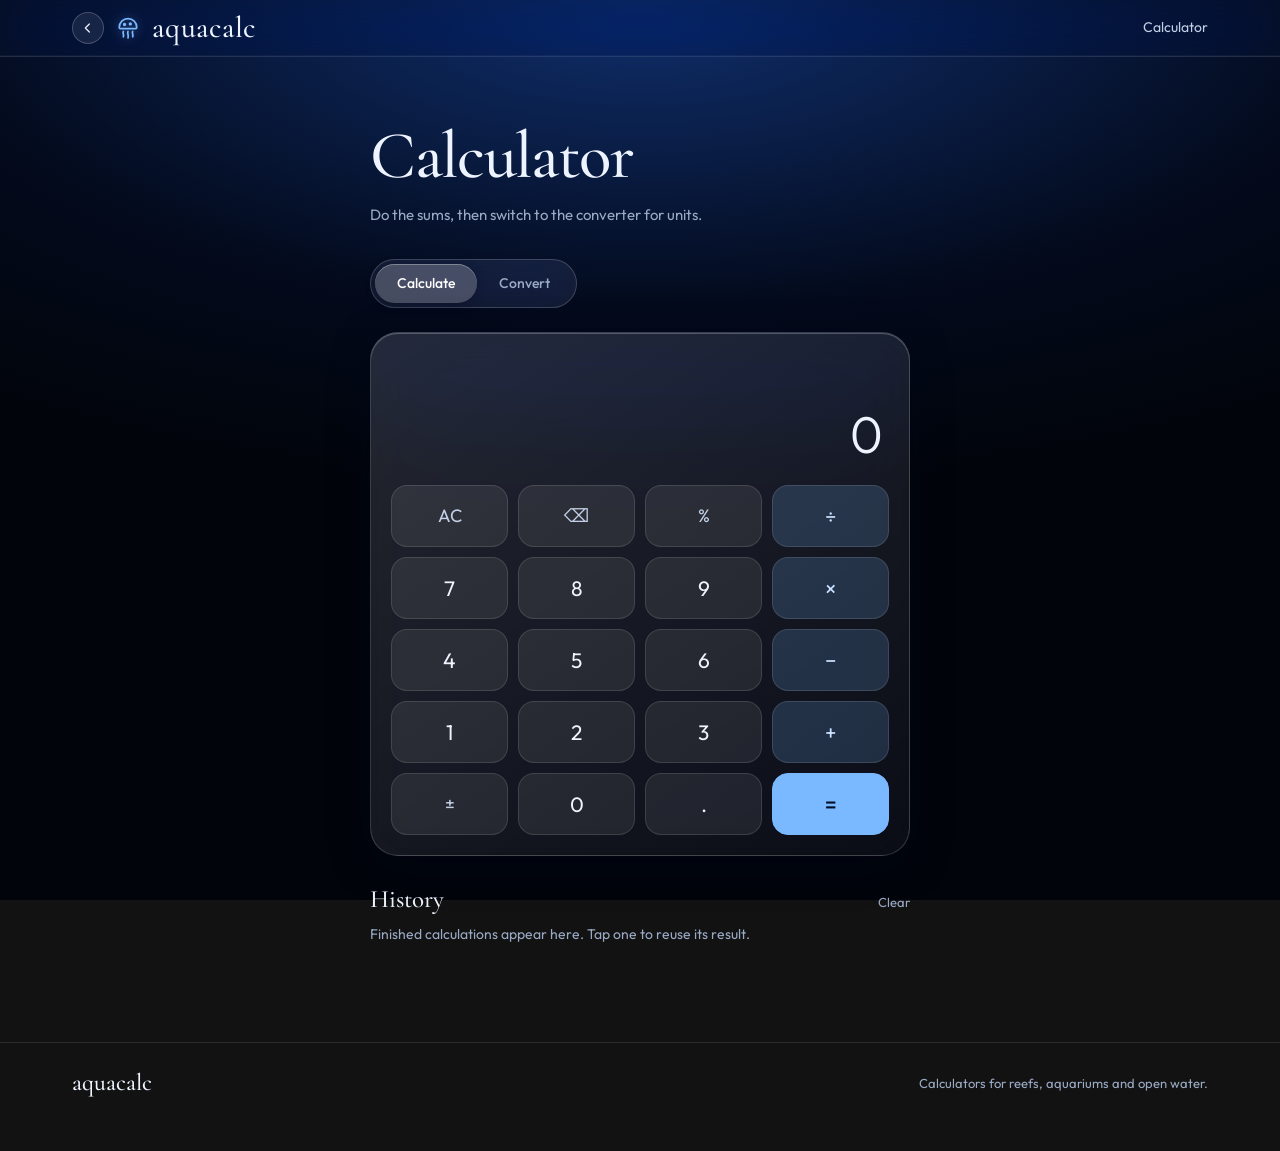
<file: aquacalc/aquacalc/calculator.html>
<!DOCTYPE html>
<html lang="en">
<head>
<meta charset="utf-8">
<meta name="viewport" content="width=device-width, initial-scale=1, viewport-fit=cover">
<meta name="color-scheme" content="dark">
<title>Calculator and converter | aquacalc</title>
<link rel="icon" href="favicon.svg" type="image/svg+xml">
<link rel="preconnect" href="https://fonts.googleapis.com">
<link rel="preconnect" href="https://fonts.gstatic.com" crossorigin>
<link rel="stylesheet" href="https://fonts.googleapis.com/css2?family=Cormorant+Garamond:ital,wght@0,400;0,500;0,600;1,400;1,500&family=Outfit:wght@300;400;500;600&display=swap">
<link rel="stylesheet" href="style.css">
<style>
.page{max-width:540px;margin:0 auto;padding:64px 0 96px}
h1{font:500 clamp(45px,7vw,67px)/1.05 "Cormorant Garamond",Georgia,serif;letter-spacing:-.02em;margin:0 0 12px}
.sub{color:var(--mute);margin:0 0 32px}
button,select,input{font:inherit;color:inherit}
button:focus-visible,select:focus-visible,input:focus-visible{outline:2px solid var(--aqua);outline-offset:2px}

/* Tabs */
.tabs{display:inline-flex;padding:4px;border:1px solid var(--line-strong);border-radius:99px;margin-bottom:24px}
.tab{border:0;background:transparent;color:var(--mute);padding:9px 22px;border-radius:99px;cursor:pointer;font-weight:500;font-size:14px;transition:background .15s,color .15s}
.tab:hover{color:var(--ink)}
.tab[aria-selected="true"]{background:var(--aqua);color:#031024}

.card{background:var(--card);border:1px solid var(--line);border-radius:22px;padding:20px}

/* Calculator */
.screen{text-align:right;padding:16px 8px 22px;min-height:132px;display:flex;flex-direction:column;justify-content:flex-end;gap:6px}
.prev{color:var(--mute);font-size:15px;min-height:22px;overflow-wrap:anywhere}
.cur{font:300 52px/1.1 "Outfit",sans-serif;letter-spacing:-.02em;overflow-wrap:anywhere;font-variant-numeric:tabular-nums}
.keys{display:grid;grid-template-columns:repeat(4,1fr);gap:10px}
.key{height:62px;border-radius:16px;border:1px solid var(--line);background:#0a1424;font-size:21px;cursor:pointer;transition:background .12s,transform .08s,border-color .12s}
.key:hover{background:#10213a;border-color:var(--line-strong)}
.key:active{transform:scale(.96)}
.key.fn{color:var(--mute);font-size:18px}
.key.op{color:var(--aqua);background:#0b1a2e}
.key.op:hover{background:#12294a}
.key.eq{background:var(--aqua);color:#031024;border-color:var(--aqua);font-weight:500}
.key.eq:hover{background:#fff;border-color:var(--aqua)}

.hist{margin-top:28px}
.hist h2{font:500 25px/1.2 "Cormorant Garamond",Georgia,serif;margin:0 0 10px;display:flex;justify-content:space-between;align-items:baseline}
.hist h2 button{background:none;border:0;color:var(--mute);font:400 13px "Outfit",sans-serif;cursor:pointer;padding:0}
.hist h2 button:hover{color:var(--ink)}
.hist .empty{color:var(--mute);font-size:14px;margin:0}
.hrow{display:flex;justify-content:space-between;gap:16px;width:100%;padding:11px 0;background:none;border:0;border-bottom:1px solid var(--line);cursor:pointer;text-align:left;font-size:14px}
.hrow span:first-child{color:var(--mute)}
.hrow span:last-child{font-weight:500;font-variant-numeric:tabular-nums}
.hrow:hover span:first-child{color:var(--ink)}

/* Converter */
.chips{display:flex;flex-wrap:wrap;gap:8px;margin-bottom:18px}
.chip{border:1px solid var(--line-strong);background:transparent;color:var(--mute);padding:7px 14px;border-radius:99px;cursor:pointer;font-size:13.5px;transition:all .15s}
.chip:hover{color:var(--ink);border-color:var(--mute)}
.chip[aria-pressed="true"]{background:var(--aqua);color:#031024;border-color:var(--aqua);font-weight:500}
.cv-label{font-size:13px;color:var(--mute);margin:0 0 6px}
.cv{display:grid;grid-template-columns:minmax(0,1fr) 138px;gap:10px}
.cv input,.cv select{background:#07101f;border:1px solid var(--line);border-radius:12px;padding:12px 14px;min-width:0;width:100%}
.cv input{font-size:24px;font-weight:300;font-variant-numeric:tabular-nums}
.cv input:focus,.cv select:focus{outline:none;border-color:var(--aqua)}
.cv select{font-size:15px;appearance:none;-webkit-appearance:none;cursor:pointer;
  background-image:url("data:image/svg+xml;utf8,<svg xmlns='http://www.w3.org/2000/svg' viewBox='0 0 24 24' fill='none' stroke='%238a9bb5' stroke-width='2' stroke-linecap='round' stroke-linejoin='round'><path d='M6 9l6 6 6-6'/></svg>");
  background-repeat:no-repeat;background-position:right 10px center;background-size:16px;padding-right:32px}
.cv select option{background:#111;color:var(--ink)}
.swapwrap{display:flex;justify-content:center;margin:14px 0}
.swap{width:40px;height:40px;border-radius:50%;border:1px solid var(--line-strong);background:transparent;cursor:pointer;display:grid;place-items:center;color:var(--mute);transition:all .2s}
.swap:hover{background:#fff;color:#000;border-color:var(--aqua)}
.swap svg{width:18px;height:18px}
.all{margin-top:26px;padding-top:6px;border-top:1px solid var(--line)}
.all h2{font:500 25px/1.2 "Cormorant Garamond",Georgia,serif;margin:18px 0 6px}
.row{display:grid;grid-template-columns:minmax(0,1fr) auto;gap:4px 24px;padding:10px 0;border-bottom:1px solid var(--line);font-size:14px}
.row:last-child{border-bottom:0}
.row span:first-child{color:var(--mute)}
.row span:last-child{font-weight:500;text-align:right;font-variant-numeric:tabular-nums}
.row.cur-unit span:first-child{color:var(--ink)}
@media (max-width:420px){.cv{grid-template-columns:1fr}.key{height:56px}.cur{font-size:44px}}

/* Apple-style glass */
html{background:radial-gradient(ellipse 90% 55% at 50% 0%,#10306e 0%,#030a1c 62%,#01040a 100%) no-repeat fixed}
.card{background:var(--glass);border:1px solid var(--glass-border);box-shadow:var(--glass-shadow);-webkit-backdrop-filter:blur(26px) saturate(180%);backdrop-filter:blur(26px) saturate(180%);border-radius:28px}
.tabs{background:rgba(255,255,255,.07);border-color:rgba(255,255,255,.18);-webkit-backdrop-filter:blur(20px) saturate(180%);backdrop-filter:blur(20px) saturate(180%)}
.tab[aria-selected="true"]{background:rgba(255,255,255,.22);color:#fff;box-shadow:inset 0 1px 0 rgba(255,255,255,.3),0 2px 10px rgba(0,8,30,.35)}
.key{background:rgba(255,255,255,.08);border:1px solid rgba(255,255,255,.12)}
.key:hover{background:rgba(255,255,255,.15);border-color:rgba(255,255,255,.26)}
.key.op{background:rgba(122,184,255,.18);color:#c8e2ff}
.key.op:hover{background:rgba(122,184,255,.3)}
.key.fn{color:#c3d0e6}
.chip{background:rgba(255,255,255,.06);border-color:rgba(255,255,255,.2);color:#c3d0e6}
.cv input,.cv select{background:rgba(255,255,255,.07);border:1px solid rgba(255,255,255,.17)}
.cv input:focus,.cv select:focus{background:rgba(255,255,255,.13);border-color:var(--aqua)}
.swap{background:rgba(255,255,255,.08);border-color:rgba(255,255,255,.22);color:var(--ink)}
.swap:hover{background:var(--aqua);color:#031024;border-color:var(--aqua)}
.hrow,.row,.all{border-color:rgba(255,255,255,.1)}
</style>
</head>
<body>

<header class="top"><div class="wrap">
<a class="logo" href="index.html" aria-label="Back to aquacalc home"><span class="back" aria-hidden="true"><svg viewBox="0 0 24 24" fill="none" stroke="currentColor" stroke-width="1.8" stroke-linecap="round" stroke-linejoin="round"><path d="M14 6l-6 6 6 6"/></svg></span><svg class="mark" viewBox="0 0 24 24" fill="none" stroke="currentColor" stroke-width="1.5" stroke-linecap="round" stroke-linejoin="round" aria-hidden="true"><path d="M4.5 11.5a7.5 7.5 0 0 1 15 0c0 .6-.4 1-1 1h-13c-.6 0-1-.4-1-1z"/><path d="M8 15c-.9 1.8.9 2.7 0 4.5M12 15c-.9 2 .9 3 0 5.5M16 15c-.9 1.8.9 2.7 0 4.5"/><circle cx="9" cy="9" r=".7" fill="currentColor"/><circle cx="14" cy="8.5" r=".7" fill="currentColor"/></svg><span class="word">aquacalc</span></a>
<span class="where">Calculator</span>
</div></header>

<main class="wrap"><div class="page">
<h1>Calculator</h1>
<p class="sub">Do the sums, then switch to the converter for units.</p>

<div class="tabs" role="tablist" aria-label="Mode">
<button class="tab" role="tab" id="t-calc" aria-selected="true" aria-controls="p-calc">Calculate</button>
<button class="tab" role="tab" id="t-conv" aria-selected="false" aria-controls="p-conv">Convert</button>
</div>

<!-- Calculator panel -->
<div id="p-calc" role="tabpanel" aria-labelledby="t-calc">
<div class="card">
<div class="screen" aria-live="polite"><div class="prev" id="prev"></div><div class="cur" id="cur">0</div></div>
<div class="keys">
<button class="key fn" data-k="AC" aria-label="Clear">AC</button>
<button class="key fn" data-k="BK" aria-label="Backspace">⌫</button>
<button class="key fn" data-k="%" aria-label="Percent">%</button>
<button class="key op" data-k="/" aria-label="Divide">÷</button>
<button class="key" data-k="7">7</button><button class="key" data-k="8">8</button><button class="key" data-k="9">9</button>
<button class="key op" data-k="*" aria-label="Multiply">×</button>
<button class="key" data-k="4">4</button><button class="key" data-k="5">5</button><button class="key" data-k="6">6</button>
<button class="key op" data-k="-" aria-label="Subtract">−</button>
<button class="key" data-k="1">1</button><button class="key" data-k="2">2</button><button class="key" data-k="3">3</button>
<button class="key op" data-k="+" aria-label="Add">+</button>
<button class="key fn" data-k="NEG" aria-label="Change sign">±</button>
<button class="key" data-k="0">0</button>
<button class="key" data-k=".">.</button>
<button class="key eq" data-k="=" aria-label="Equals">=</button>
</div>
</div>
<div class="hist">
<h2>History <button id="clearHist" type="button">Clear</button></h2>
<div id="hist"></div>
</div>
</div>

<!-- Converter panel -->
<div id="p-conv" role="tabpanel" aria-labelledby="t-conv" hidden>
<div class="card">
<div class="chips" id="chips" role="group" aria-label="Unit type"></div>
<p class="cv-label">From</p>
<div class="cv"><input id="fromVal" type="text" inputmode="decimal" value="1" aria-label="Value to convert"><select id="fromUnit" aria-label="From unit"></select></div>
<div class="swapwrap"><button class="swap" id="swap" type="button" aria-label="Swap units"><svg viewBox="0 0 24 24" fill="none" stroke="currentColor" stroke-width="1.8" stroke-linecap="round" stroke-linejoin="round"><path d="M7 4v16M3 8l4-4 4 4M17 20V4M13 16l4 4 4-4"/></svg></button></div>
<p class="cv-label">To</p>
<div class="cv"><input id="toVal" type="text" inputmode="decimal" aria-label="Converted value"><select id="toUnit" aria-label="To unit"></select></div>
<div class="all"><h2>All units</h2><div id="all"></div></div>
</div>
</div>

</div></main>

<footer class="site"><div class="wrap"><span class="word">aquacalc</span><span>Calculators for reefs, aquariums and open water.</span></div></footer>

<script>
/* ---------- Tabs ---------- */
const tabs={calc:["t-calc","p-calc"],conv:["t-conv","p-conv"]};
let mode="calc";
function setMode(m){mode=m;for(const k in tabs){const on=k===m;document.getElementById(tabs[k][0]).setAttribute("aria-selected",on);document.getElementById(tabs[k][1]).hidden=!on}
  document.querySelector(".where").textContent=m==="calc"?"Calculator":"Unit converter"}
document.getElementById("t-calc").onclick=()=>setMode("calc");
document.getElementById("t-conv").onclick=()=>setMode("conv");
if(location.hash==="#convert")setMode("conv");

/* ---------- Calculator ---------- */
let expr="",justEval=false,hist=[];
const cur=document.getElementById("cur"),prev=document.getElementById("prev");
const isOp=c=>"+-*/".includes(c);
const pretty=s=>s.replace(/\*/g,"×").replace(/\//g,"÷").replace(/-/g,"−");

function evaluate(src){
  let s=src.replace(/[+\-*/]+$/,"");
  let open=0;for(const c of s){if(c==="(")open++;else if(c===")")open--}
  s+=")".repeat(Math.max(0,open));
  let i=0;
  const pk=()=>s[i];
  function num(){const m=/^(\d+\.?\d*|\.\d+)(e[+-]?\d+)?/i.exec(s.slice(i));if(!m)throw 0;i+=m[0].length;return parseFloat(m[0])}
  function prim(){if(pk()==="("){i++;const v=ex();if(pk()!==")")throw 0;i++;return v}return num()}
  function post(){let v=prim();while(pk()==="%"){i++;v/=100}return v}
  function un(){if(pk()==="-"){i++;return -un()}if(pk()==="+"){i++;return un()}return post()}
  function term(){let v=un();while(pk()==="*"||pk()==="/"){const o=s[i++],r=un();if(o==="*")v*=r;else{if(r===0)throw 0;v/=r}}return v}
  function ex(){let v=term();while(pk()==="+"||pk()==="-"){const o=s[i++],r=term();v=o==="+"?v+r:v-r}return v}
  const r=ex();if(i!==s.length||!isFinite(r))throw 0;return r;
}
const fmtRes=n=>String(Number(n.toPrecision(12)));

function render(){
  const t=expr===""?"0":pretty(expr);
  cur.textContent=t;
  cur.style.fontSize=t.length>22?"26px":t.length>14?"36px":"";
}
function press(k){
  if(k==="AC"){expr="";prev.textContent="";justEval=false;return render()}
  if(k==="BK"){if(justEval){expr="";prev.textContent=""}else expr=expr.slice(0,-1);justEval=false;return render()}
  if(k==="="){
    if(!expr||!/[\d)]/.test(expr))return;
    try{const r=fmtRes(evaluate(expr));prev.textContent=pretty(expr.replace(/[+\-*/]+$/,""))+" =";hist.unshift([pretty(expr.replace(/[+\-*/]+$/,"")),r]);hist=hist.slice(0,8);renderHist();expr=r;justEval=true}
    catch(e){prev.textContent=pretty(expr)+" =";expr="";justEval=true;cur.textContent="Error";return}
    return render();
  }
  if(k==="NEG"){
    const m=/(\d+\.?\d*(?:e[+-]?\d+)?|\.\d+)$/i.exec(expr);
    if(!m)return;const idx=m.index,before=expr[idx-1],before2=expr[idx-2];
    if(before==="-"&&(idx-1===0||isOp(before2)||before2==="(")){expr=expr.slice(0,idx-1)+expr.slice(idx)}
    else expr=expr.slice(0,idx)+"-"+expr.slice(idx);
    justEval=false;return render();
  }
  if(/\d/.test(k)){
    if(justEval){expr="";prev.textContent="";justEval=false}
    const m=/(\d+\.?\d*|\.\d+)$/.exec(expr);
    if(m&&m[0]==="0"&&!m[0].includes("."))expr=expr.slice(0,-1);
    expr+=k;return render();
  }
  if(k==="."){
    if(justEval){expr="";prev.textContent="";justEval=false}
    const m=/(\d*\.?\d*)$/.exec(expr)[0];
    if(m.includes("."))return;
    expr+=m===""?"0.":".";return render();
  }
  if(k==="%"){if(/[\d)%]$/.test(expr)){expr+="%";justEval=false}return render()}
  if(isOp(k)){
    justEval=false;
    if(expr===""){expr=k==="-"?"-":"0"+k;return render()}
    if(expr==="-")return;
    if(isOp(expr.slice(-1))){expr=expr.slice(0,-1)+k}else expr+=k;
    return render();
  }
  if(k==="("){if(justEval){expr="";justEval=false}expr+=(/[\d)%]$/.test(expr)?"*":"")+"(";return render()}
  if(k===")"){const o=(expr.match(/\(/g)||[]).length-(expr.match(/\)/g)||[]).length;if(o>0&&/[\d)%]$/.test(expr))expr+=")";return render()}
}
function renderHist(){
  const h=document.getElementById("hist");
  if(!hist.length){h.innerHTML='<p class="empty">Finished calculations appear here. Tap one to reuse its result.</p>';return}
  h.innerHTML=hist.map((x,i)=>`<button class="hrow" type="button" data-i="${i}"><span>${x[0]}</span><span>${x[1]}</span></button>`).join("");
}
document.getElementById("hist").addEventListener("click",e=>{const b=e.target.closest(".hrow");if(!b)return;expr=hist[+b.dataset.i][1];justEval=true;prev.textContent="";render()});
document.getElementById("clearHist").onclick=()=>{hist=[];renderHist()};
document.querySelector(".keys").addEventListener("click",e=>{const b=e.target.closest(".key");if(b)press(b.dataset.k)});
document.addEventListener("keydown",e=>{
  if(mode!=="calc"||e.ctrlKey||e.metaKey||e.altKey)return;
  const t=e.target.tagName;if(t==="INPUT"||t==="SELECT"||t==="TEXTAREA")return;
  const k=e.key;let m=null;
  if(/^[0-9]$/.test(k))m=k;
  else if(k==="."||k===",")m=".";
  else if(k==="+"||k==="-"||k==="*"||k==="/")m=k;
  else if(k==="x"||k==="X")m="*";
  else if(k==="%"||k==="("||k===")")m=k;
  else if(k==="Enter"||k==="=")m="=";
  else if(k==="Backspace")m="BK";
  else if(k==="Escape"||k==="Delete")m="AC";
  if(m!==null){e.preventDefault();press(m)}
});
render();renderHist();

/* ---------- Converter ---------- */
const CAT={
 Length:{u:[["millimetre (mm)",.001],["centimetre (cm)",.01],["metre (m)",1],["kilometre (km)",1000],["inch (in)",.0254],["foot (ft)",.3048],["yard (yd)",.9144],["mile (mi)",1609.344],["nautical mile (nmi)",1852],["fathom (ftm)",1.8288]],d:[2,5]},
 Mass:{u:[["milligram (mg)",1e-6],["gram (g)",.001],["kilogram (kg)",1],["tonne (t)",1000],["ounce (oz)",.028349523125],["pound (lb)",.45359237]],d:[2,5]},
 Volume:{u:[["millilitre (mL)",.001],["litre (L)",1],["cubic metre (m³)",1000],["US fluid ounce",.0295735295625],["US cup",.2365882365],["US quart",.946352946],["US gallon",3.785411784],["UK gallon",4.54609]],d:[1,6]},
 Area:{u:[["square centimetre (cm²)",1e-4],["square metre (m²)",1],["hectare (ha)",1e4],["square kilometre (km²)",1e6],["square inch (in²)",6.4516e-4],["square foot (ft²)",.09290304],["acre",4046.8564224],["square mile (mi²)",2589988.110336]],d:[1,5]},
 Temperature:{t:true,u:[["Celsius (°C)"],["Fahrenheit (°F)"],["Kelvin (K)"]],d:[0,1]},
 Speed:{u:[["metre/second (m/s)",1],["kilometre/hour (km/h)",1/3.6],["mile/hour (mph)",.44704],["knot (kn)",1852/3600],["foot/second (ft/s)",.3048]],d:[1,3]},
 Pressure:{u:[["pascal (Pa)",1],["kilopascal (kPa)",1000],["decibar (dbar)",1e4],["bar",1e5],["atmosphere (atm)",101325],["psi",6894.757293168],["mmHg",133.322387415]],d:[3,5]}
};
let cat="Length",fi=2,ti=5;
const $=id=>document.getElementById(id);
const fromVal=$("fromVal"),toVal=$("toVal"),fromUnit=$("fromUnit"),toUnit=$("toUnit");
const toBaseT=(v,i)=>i===0?v:i===1?(v-32)*5/9:v-273.15;
const fromBaseT=(c,i)=>i===0?c:i===1?c*9/5+32:c+273.15;
function conv(v,a,b){
  const C=CAT[cat];
  if(C.t)return fromBaseT(toBaseT(v,a),b);
  return v*C.u[a][1]/C.u[b][1];
}
const fmt=n=>{if(!isFinite(n))return "";const r=Number(n.toPrecision(10));return Math.abs(r)>=1e12||(Math.abs(r)<1e-6&&r!==0)?r.toExponential(4):r.toString()};
const parse=s=>{const v=parseFloat(String(s).replace(",","."));return isNaN(v)?null:v};

function buildChips(){
  $("chips").innerHTML=Object.keys(CAT).map(k=>`<button class="chip" type="button" data-c="${k}" aria-pressed="${k===cat}">${k}</button>`).join("");
}
function fillUnits(){
  const opts=CAT[cat].u.map((u,i)=>`<option value="${i}">${u[0]}</option>`).join("");
  fromUnit.innerHTML=opts;toUnit.innerHTML=opts;fromUnit.value=fi;toUnit.value=ti;
}
function refreshAll(){
  const v=parse(fromVal.value);
  $("all").innerHTML=v===null?'<p class="empty" style="color:var(--mute);margin:12px 0">Enter a value to see every unit.</p>':CAT[cat].u.map((u,j)=>`<div class="row${j===fi?" cur-unit":""}"><span>${u[0]}</span><span>${fmt(conv(v,fi,j))}</span></div>`).join("");
}
function fromChanged(){const v=parse(fromVal.value);toVal.value=v===null?"":fmt(conv(v,fi,ti));refreshAll()}
function toChanged(){const v=parse(toVal.value);fromVal.value=v===null?"":fmt(conv(v,ti,fi));refreshAll()}
function selectCat(c){cat=c;[fi,ti]=CAT[c].d;buildChips();fillUnits();fromChanged()}

$("chips").addEventListener("click",e=>{const b=e.target.closest(".chip");if(b)selectCat(b.dataset.c)});
fromVal.addEventListener("input",fromChanged);
toVal.addEventListener("input",toChanged);
fromUnit.addEventListener("change",()=>{fi=+fromUnit.value;fromChanged()});
toUnit.addEventListener("change",()=>{ti=+toUnit.value;fromChanged()});
$("swap").addEventListener("click",()=>{
  const a=fi;fi=ti;ti=a;fromUnit.value=fi;toUnit.value=ti;
  fromVal.value=toVal.value;fromChanged();
});
buildChips();fillUnits();fromChanged();
</script>
</body>
</html>
</file>
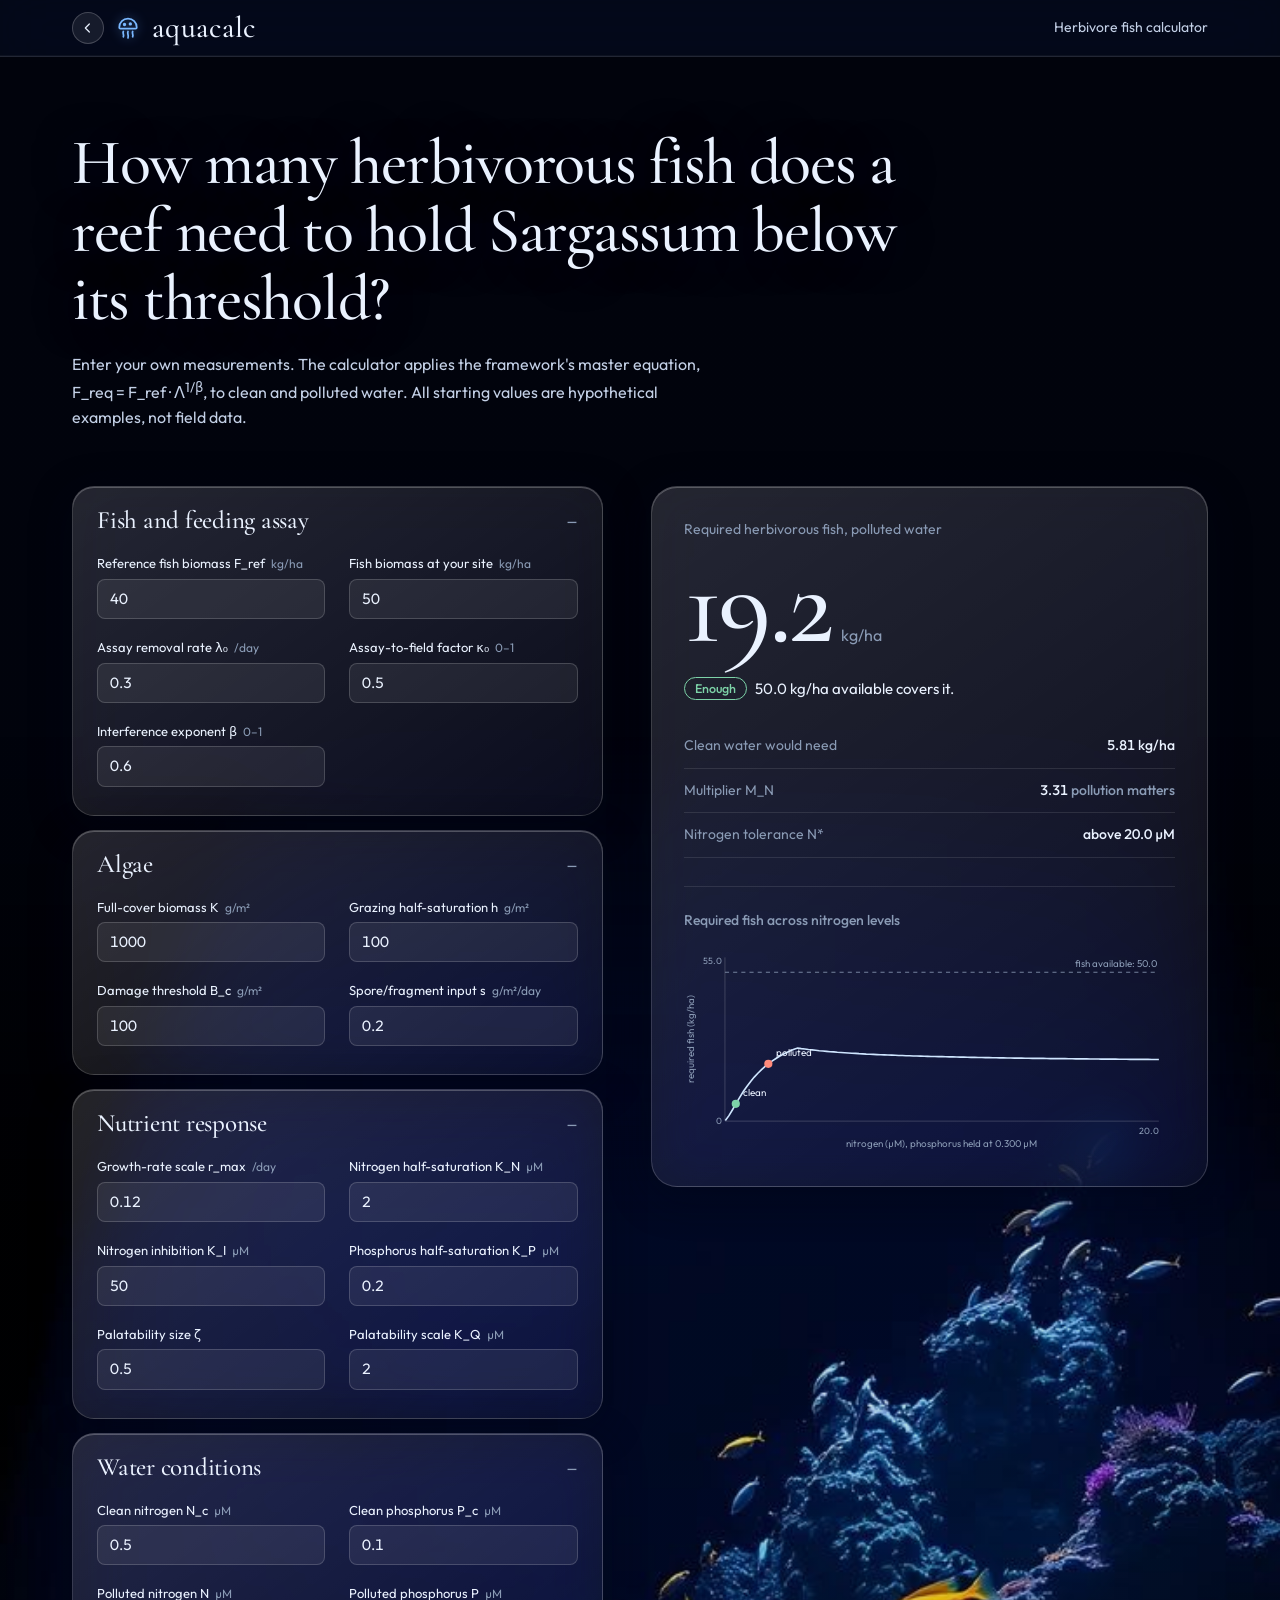
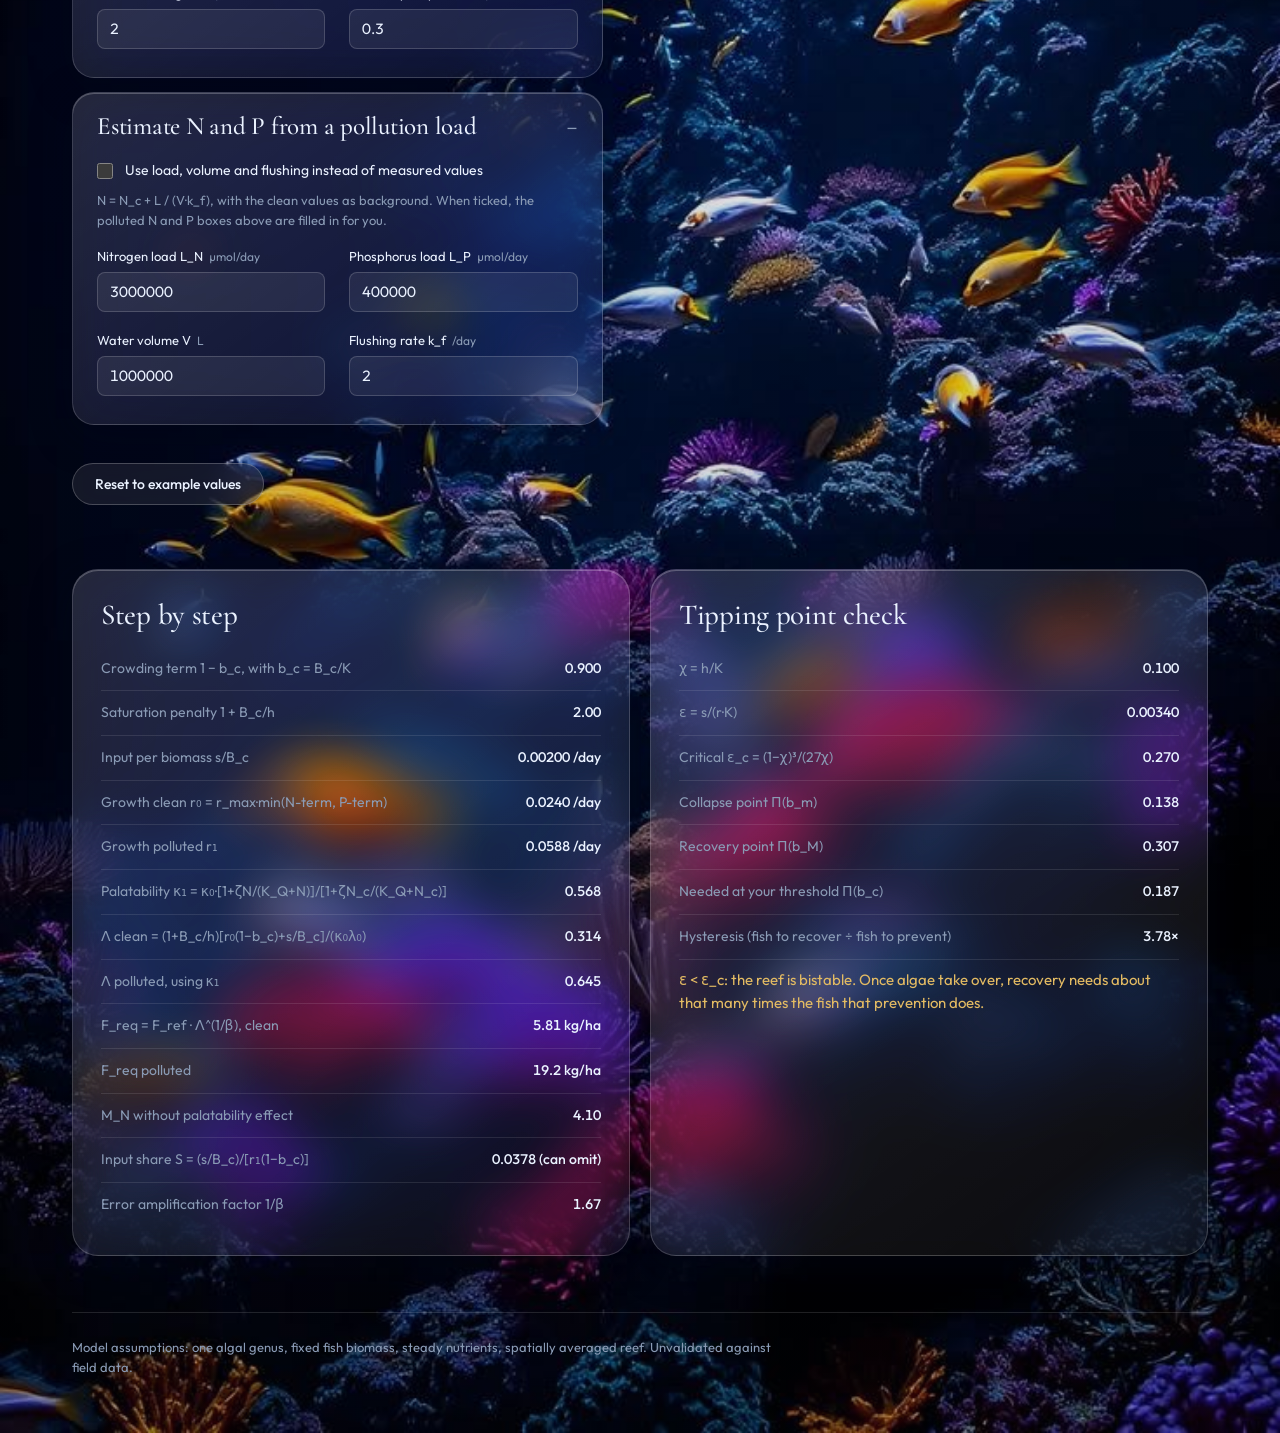
<file: aquacalc/aquacalc/herbivore.html>
<!DOCTYPE html>
<html lang="en">
<head>
<meta charset="utf-8">
<meta name="viewport" content="width=device-width, initial-scale=1, viewport-fit=cover">
<meta name="color-scheme" content="dark">
<title>Herbivore fish calculator | aquacalc</title>
<link rel="icon" href="favicon.svg" type="image/svg+xml">
<link rel="stylesheet" href="style.css">
<link rel="preconnect" href="https://fonts.googleapis.com">
<link rel="preconnect" href="https://fonts.gstatic.com" crossorigin>
<link rel="stylesheet" href="https://fonts.googleapis.com/css2?family=Cormorant+Garamond:ital,wght@0,400;0,500;0,600;1,400;1,500&family=Outfit:wght@300;400;500;600&display=swap">
<style>
/* palette */
:root{
  --bg:#01040a;--card:rgba(255,255,255,.07);--glass:linear-gradient(145deg,rgba(255,255,255,.14),rgba(255,255,255,.04));--glass-border:rgba(255,255,255,.17);--glass-shadow:0 10px 40px rgba(0,6,24,.45),inset 0 1px 0 rgba(255,255,255,.24);--ink:#eaf2ff;--mute:#8a9bb5;
  --line:rgba(255,255,255,.10);--line-strong:rgba(255,255,255,.22);--chart:#cfe6ff;
  --ok:#7dd3a8;--bad:#ff8a7a;--warn:#e3bb63;
  --aqua:#7ab8ff;--glow:rgba(110,175,255,.45);
  color-scheme:dark;
}
*{box-sizing:border-box}
html{-webkit-text-size-adjust:100%}
body{
  margin:0;background:transparent;color:var(--ink);position:relative;min-height:100vh;
  font:400 15px/1.55 "Outfit",system-ui,-apple-system,"Segoe UI",sans-serif;
  -webkit-font-smoothing:antialiased;
  padding-top:env(safe-area-inset-top,0px);padding-bottom:env(safe-area-inset-bottom,0px);
}
.wrap{max-width:1200px;margin:0 auto;padding:0 32px}


/* Intro */
.intro{padding:72px 0 56px;max-width:880px}
h1{font:500 clamp(38px,5vw,67px)/1.06 "Cormorant Garamond",Georgia,serif;letter-spacing:-.02em;margin:0 0 20px}
.sub{color:var(--mute);max-width:60ch;margin:0;font-size:16px}

/* Main layout */
.main{display:grid;grid-template-columns:minmax(0,1fr) minmax(0,1.05fr);gap:48px;align-items:start;padding-bottom:56px}
.results{position:sticky;top:84px}
@media (max-width:960px){
  .main{grid-template-columns:1fr;gap:32px}
  .results{position:static;order:-1}
  .wrap{padding:0 20px}
  .intro{padding:48px 0 36px}
}

/* Inputs: accordion sections */
details.sec{border-top:1px solid var(--line)}
details.sec:last-of-type{border-bottom:1px solid var(--line)}
summary{
  list-style:none;cursor:pointer;display:flex;justify-content:space-between;align-items:center;
  padding:18px 0;font:500 25px/1.2 "Cormorant Garamond",Georgia,serif;letter-spacing:-.01em;
}
summary::-webkit-details-marker{display:none}
summary::after{content:"+";font:300 22px/1 "Outfit",sans-serif;color:var(--mute);transition:transform .2s}
details[open]>summary::after{content:"–"}
summary:focus-visible{outline:2px solid var(--aqua);outline-offset:2px}
.body{padding:2px 0 28px}
.fields{display:grid;grid-template-columns:repeat(2,minmax(0,1fr));gap:20px 24px}
@media (max-width:480px){.fields{grid-template-columns:1fr}}
label{display:flex;flex-direction:column;justify-content:space-between;gap:6px;font-size:13px;color:var(--mute);line-height:1.35}
label .t{color:var(--ink)}
label .u{color:var(--mute);margin-left:6px;font-size:12px}
input[type=number]{
  width:100%;padding:9px 12px;
  background:rgba(6,14,30,.78);color:var(--ink);
  border:1px solid var(--line);border-radius:8px;
  font:inherit;font-size:15px;font-variant-numeric:tabular-nums;
  appearance:textfield;-moz-appearance:textfield;
  transition:border-color .15s,background .15s;
}
input[type=number]::-webkit-outer-spin-button,
input[type=number]::-webkit-inner-spin-button{-webkit-appearance:none;margin:0}
input[type=number]:hover{border-color:var(--line-strong)}
input[type=number]:focus{outline:none;border-color:var(--aqua);background:rgba(10,22,46,.92)}
input:disabled{opacity:.4;cursor:not-allowed}
.check{flex-direction:row;align-items:center;justify-content:flex-start;gap:12px;color:var(--ink);font-size:14px;margin-bottom:10px;cursor:pointer}
input[type=checkbox]{accent-color:#7ab8ff;width:16px;height:16px;margin:0;flex:none}
.note{font-size:13px;color:var(--mute);margin:0 0 18px}

button{
  font:500 14px "Outfit",sans-serif;padding:11px 22px;border-radius:99px;
  border:1px solid var(--line-strong);background:transparent;color:var(--ink);
  cursor:pointer;transition:background .15s,color .15s,border-color .15s;margin-top:24px;
}
button:hover{background:var(--aqua);color:#031024;border-color:var(--aqua)}
button:focus-visible{outline:2px solid var(--aqua);outline-offset:3px}

/* Results card */
.card{background:var(--card);-webkit-backdrop-filter:blur(12px);backdrop-filter:blur(12px);border:1px solid var(--line);border-radius:20px;padding:32px}
.kicker{color:var(--mute);font-size:14px;margin:0 0 12px}
.big{font:500 clamp(81px,9vw,125px)/.9 "Cormorant Garamond",Georgia,serif;letter-spacing:-.03em;margin:0 0 20px;display:flex;align-items:baseline;gap:10px}
.big small{font:400 16px "Outfit",sans-serif;color:var(--mute);letter-spacing:0}
.status{margin:0 0 24px;font-size:15px}
.pill{display:inline-block;padding:1px 10px;border-radius:99px;font-weight:500;font-size:12.5px;border:1px solid currentColor;margin-right:8px;vertical-align:1px}
.ok{color:var(--ok)}.bad{color:var(--bad)}.warn{color:var(--warn)}
.chartbox{margin-top:28px;padding-top:24px;border-top:1px solid var(--line)}
.chartbox h3{font:500 14px "Outfit",sans-serif;margin:0 0 12px;color:var(--mute)}
svg{width:100%;height:auto;display:block}

/* Rows */
.row{display:grid;grid-template-columns:minmax(0,1fr) auto;gap:4px 24px;padding:11px 0;border-bottom:1px solid var(--line);font-size:14px}
.row:last-child{border-bottom:0}
.row span:first-child{color:var(--mute)}
.row span:last-child{font-weight:500;text-align:right;font-variant-numeric:tabular-nums;white-space:nowrap}
.card .row:first-of-type{border-top:1px solid var(--line)}
p{margin:8px 0}

/* Detail sections */
.details{display:grid;grid-template-columns:repeat(2,minmax(0,1fr));gap:48px;padding:56px 0;border-top:1px solid var(--line)}
@media (max-width:960px){.details{grid-template-columns:1fr;gap:40px;padding:40px 0}}
.details h2{font:500 29px/1.2 "Cormorant Garamond",Georgia,serif;letter-spacing:-.01em;margin:0 0 14px}
.scroll{overflow-x:auto}

footer{padding:24px 0 56px;border-top:1px solid var(--line);color:var(--mute);font-size:13px}
footer p{margin:0;max-width:80ch}
@media (prefers-reduced-motion:reduce){*{transition:none!important}}


/* Apple-style glass */
.card,details.sec,.details>div{background:var(--glass);border:1px solid var(--glass-border);box-shadow:var(--glass-shadow);-webkit-backdrop-filter:blur(26px) saturate(180%);backdrop-filter:blur(26px) saturate(180%)}
.card{border-radius:26px}
details.sec{border-radius:22px;padding:0 24px;margin-bottom:14px}
details.sec:last-of-type{border-bottom:1px solid var(--glass-border)}
.details{border-top:0;padding:8px 0 56px;gap:20px}
.details>div{border-radius:26px;padding:28px}
input[type=number]{background:rgba(255,255,255,.07);border:1px solid rgba(255,255,255,.17)}
input[type=number]:hover{border-color:rgba(255,255,255,.34)}
input[type=number]:focus{background:rgba(255,255,255,.13);border-color:var(--aqua)}
button{background:rgba(255,255,255,.08);border-color:rgba(255,255,255,.22);-webkit-backdrop-filter:blur(16px);backdrop-filter:blur(16px)}
.sub{color:#c3d0e6}
.intro h1{text-shadow:0 2px 40px rgba(0,10,40,.6)}
footer{border-top-color:rgba(255,255,255,.12)}
</style>
</head>
<body>
<div id="bg" aria-hidden="true" data-src="images/reef.jpg" data-mode="bottom" style="background:#01030c;--ov:linear-gradient(rgba(1,4,16,0),rgba(1,4,16,.22))"></div>
<header class="top"><div class="wrap">
<a class="logo" href="index.html" aria-label="Back to aquacalc home"><span class="back" aria-hidden="true"><svg viewBox="0 0 24 24" fill="none" stroke="currentColor" stroke-width="1.8" stroke-linecap="round" stroke-linejoin="round"><path d="M14 6l-6 6 6 6"/></svg></span><svg class="mark" viewBox="0 0 24 24" fill="none" stroke="currentColor" stroke-width="1.5" stroke-linecap="round" stroke-linejoin="round" aria-hidden="true"><path d="M4.5 11.5a7.5 7.5 0 0 1 15 0c0 .6-.4 1-1 1h-13c-.6 0-1-.4-1-1z"/><path d="M8 15c-.9 1.8.9 2.7 0 4.5M12 15c-.9 2 .9 3 0 5.5M16 15c-.9 1.8.9 2.7 0 4.5"/><circle cx="9" cy="9" r=".7" fill="currentColor"/><circle cx="14" cy="8.5" r=".7" fill="currentColor"/></svg><span class="word">aquacalc</span></a>
<span class="where">Herbivore fish calculator</span>
</div></header>
<div class="wrap">


<section class="intro">
<h1>How many herbivorous fish does a reef need to hold Sargassum below its threshold?</h1>
<p class="sub">Enter your own measurements. The calculator applies the framework's master equation, F_req = F_ref · Λ<sup>1/β</sup>, to clean and polluted water. All starting values are hypothetical examples, not field data.</p>
</section>

<section class="main">
<div id="inputs"></div>
<aside class="results" id="out"></aside>
</section>

<section class="details" id="detail"></section>

<footer><p>Model assumptions: one algal genus, fixed fish biomass, steady nutrients, spatially averaged reef. Unvalidated against field data.</p></footer>
</div>

<script>
const G=[
["Fish and feeding assay",[
["Fref","Reference fish biomass F_ref","kg/ha",40,"any"],
["Favail","Fish biomass at your site","kg/ha",50,"any"],
["lam0","Assay removal rate λ₀","/day",0.30,"any"],
["kap0","Assay-to-field factor κ₀","0–1",0.5,"any"],
["beta","Interference exponent β","0–1",0.6,"any"]]],
["Algae",[
["K","Full-cover biomass K","g/m²",1000,"any"],
["h","Grazing half-saturation h","g/m²",100,"any"],
["Bc","Damage threshold B_c","g/m²",100,"any"],
["s","Spore/fragment input s","g/m²/day",0.2,"any"]]],
["Nutrient response",[
["rmax","Growth-rate scale r_max","/day",0.12,"any"],
["KN","Nitrogen half-saturation K_N","µM",2,"any"],
["KI","Nitrogen inhibition K_I","µM",50,"any"],
["KP","Phosphorus half-saturation K_P","µM",0.2,"any"],
["zeta","Palatability size ζ","",0.5,"any"],
["KQ","Palatability scale K_Q","µM",2,"any"]]],
["Water conditions",[
["Nc","Clean nitrogen N_c","µM",0.5,"any"],
["Pc","Clean phosphorus P_c","µM",0.1,"any"],
["N","Polluted nitrogen N","µM",2,"any"],
["P","Polluted phosphorus P","µM",0.3,"any"]]]];
const def={};
const inp=document.getElementById("inputs");
const fld=(id,t,u,val,step)=>`<label><span><span class="t">${t}</span>${u?`<span class="u">${u}</span>`:""}</span><input type="number" step="${step}" id="${id}" value="${val}"></label>`;
G.forEach(([t,fs],i)=>{const d=document.createElement("details");d.className="sec";d.open=true;
d.innerHTML="<summary>"+t+"</summary><div class='body'><div class='fields'>"+fs.map(f=>{def[f[0]]=f[3];return fld(f[0],f[1],f[2],f[3],f[4])}).join("")+"</div></div>";inp.appendChild(d)});
const lp=document.createElement("details");lp.className="sec";lp.open=true;
const ld=[["LN","Nitrogen load L_N","µmol/day",3000000],["LP","Phosphorus load L_P","µmol/day",400000],["V","Water volume V","L",1000000],["kf","Flushing rate k_f","/day",2]];
lp.innerHTML="<summary>Estimate N and P from a pollution load</summary><div class='body'><label class='check'><input type='checkbox' id='useLoad'><span>Use load, volume and flushing instead of measured values</span></label><p class='note'>N = N_c + L / (V·k_f), with the clean values as background. When ticked, the polluted N and P boxes above are filled in for you.</p><div class='fields'>"+ld.map(f=>{def[f[0]]=f[3];return fld(f[0],f[1],f[2],f[3],"any")}).join("")+"</div></div>";inp.appendChild(lp);
const rb=document.createElement("button");rb.textContent="Reset to example values";rb.onclick=()=>{for(const k in def)document.getElementById(k).value=def[k];document.getElementById("useLoad").checked=false;calc()};inp.appendChild(rb);
inp.addEventListener("input",calc);
const f=n=>!isFinite(n)?"—":Math.abs(n)>=100?n.toFixed(0):Math.abs(n)>=1?n.toPrecision(3):Math.abs(n)===0?"0":n.toPrecision(3);
function calc(){
const v={};for(const k in def)v[k]=parseFloat(document.getElementById(k).value);
const ul=document.getElementById("useLoad").checked;
if(ul){const d=v.V*v.kf;if(d>0){v.N=v.Nc+v.LN/d;v.P=v.Pc+v.LP/d;document.getElementById("N").value=+v.N.toPrecision(4);document.getElementById("P").value=+v.P.toPrecision(4)}else{v.N=NaN}}
else for(const k of ["LN","LP","V","kf"])v[k]=1;
document.getElementById("N").disabled=ul;document.getElementById("P").disabled=ul;
const o=document.getElementById("out"),dt=document.getElementById("detail");
if(Object.values(v).some(isNaN)||v.beta<=0||v.beta>1||v.lam0<=0||v.kap0<=0||v.K<=0||v.h<=0||v.Bc<=0||v.Bc>=v.K||v.Fref<=0||v.KN<=0||v.KI<=0||v.KP<=0||v.KQ<=0){o.innerHTML="<div class='card'><p class='kicker'>Check your inputs</p><p>Fill every field. Keep 0 &lt; β ≤ 1, B_c below K, and all rates, constants and biomasses above zero.</p></div>";dt.style.display="none";return}
dt.style.display="";
const bc=v.Bc/v.K;
const rf=(N,P)=>v.rmax*Math.min(N/(v.KN+N+N*N/v.KI),P/(v.KP+P));
const kf=N=>v.kap0*(1+v.zeta*N/(v.KQ+N))/(1+v.zeta*v.Nc/(v.KQ+v.Nc));
const lam=(r,k)=>(1+v.Bc/v.h)*(r*(1-bc)+v.s/v.Bc)/(k*v.lam0);
const Fr=L=>v.Fref*Math.pow(L,1/v.beta);
const r0=rf(v.Nc,v.Pc),r1=rf(v.N,v.P),k1=kf(v.N);
const L0=lam(r0,v.kap0),L1=lam(r1,k1),L1n=lam(r1,v.kap0);
const F0=Fr(L0),F1=Fr(L1),M=F1/F0,Mn=Fr(L1n)/F0;
const S=(v.s/v.Bc)/(r1*(1-bc));
const ok=v.Favail>=F1;
// chart + N*
const Nmax=Math.max(20,v.N*1.5),pts=[];
for(let i=0;i<=120;i++){const n=0.02+(Nmax-0.02)*i/120;pts.push([n,Fr(lam(rf(n,v.P),kf(n)))])}
let Ns=null;for(const p of pts){if(p[1]>v.Favail){Ns=p[0];break}}
const ymax=Math.max(...pts.map(p=>p[1]),v.Favail,F1)*1.1;
const X=n=>50+(n/Nmax)*530,Y=y=>220-(y/ymax)*200;
const path=pts.map((p,i)=>(i?"L":"M")+X(p[0]).toFixed(1)+" "+Y(p[1]).toFixed(1)).join("");
const chart=`<svg viewBox="0 0 600 260" role="img" aria-label="Required fish biomass versus nitrogen" font-family="Outfit,system-ui,sans-serif">
<line x1="50" y1="220" x2="580" y2="220" stroke="var(--line-strong)"/><line x1="50" y1="20" x2="50" y2="220" stroke="var(--line-strong)"/>
<path d="${path}" fill="none" stroke="var(--chart)" stroke-width="2"/>
<line x1="50" x2="580" y1="${Y(v.Favail)}" y2="${Y(v.Favail)}" stroke="var(--mute)" stroke-dasharray="5 5"/>
<text x="578" y="${Y(v.Favail)-6}" text-anchor="end" font-size="12" fill="var(--mute)">fish available: ${f(v.Favail)}</text>
<circle cx="${X(v.Nc)}" cy="${Y(F0)}" r="5" fill="var(--ok)"/><circle cx="${X(v.N)}" cy="${Y(F1)}" r="5" fill="var(--bad)"/>
<text x="${X(v.Nc)+9}" y="${Y(F0)-9}" font-size="12" fill="var(--ink)">clean</text>
<text x="${Math.min(X(v.N)+9,540)}" y="${Y(F1)-9}" font-size="12" fill="var(--ink)">polluted</text>
<text x="315" y="252" text-anchor="middle" font-size="12" fill="var(--mute)">nitrogen (µM), phosphorus held at ${f(v.P)} µM</text>
<text x="12" y="120" font-size="12" fill="var(--mute)" transform="rotate(-90 12 120)" text-anchor="middle">required fish (kg/ha)</text>
<text x="46" y="224" text-anchor="end" font-size="11" fill="var(--mute)">0</text><text x="46" y="28" text-anchor="end" font-size="11" fill="var(--mute)">${f(ymax)}</text>
<text x="580" y="236" text-anchor="end" font-size="11" fill="var(--mute)">${f(Nmax)}</text></svg>`;
// bistability
const chi=v.h/v.K,eps=v.s/(r1*v.K);let bi="";
if(chi>=1||r1<=0){bi="<p>Not applicable: needs h &lt; K and a positive growth rate.</p>"}else{
const ec=Math.pow(1-chi,3)/(27*chi),Pi=b=>b===0?chi:(chi+b)*(1-b+eps/b);
const g=b=>-2*b*b*b+(1-chi)*b*b-eps*chi;
bi=`<div class="row"><span>χ = h/K</span><span>${f(chi)}</span></div><div class="row"><span>ε = s/(r·K)</span><span>${f(eps)}</span></div><div class="row"><span>Critical ε_c = (1−χ)³/(27χ)</span><span>${f(ec)}</span></div>`;
if(eps>=ec){bi+="<p class='ok'>ε ≥ ε_c: one steady state, no tipping point or hysteresis. The requirement above is the whole story.</p>"}else{
const bs=(1-chi)/3,bis=(lo,hi)=>{for(let i=0;i<80;i++){const m=(lo+hi)/2;(g(lo)*g(m)<=0)?hi=m:lo=m}return(lo+hi)/2};
const bm=eps===0?0:bis(0,bs),bM=bis(bs,(1-chi)/2),Pc_=Pi(bm),Pr=Pi(bM),Pn=Pi(bc);
bi+=`<div class="row"><span>Collapse point Π(b_m)</span><span>${f(Pc_)}</span></div><div class="row"><span>Recovery point Π(b_M)</span><span>${f(Pr)}</span></div><div class="row"><span>Needed at your threshold Π(b_c)</span><span>${f(Pn)}</span></div><div class="row"><span>Hysteresis (fish to recover ÷ fish to prevent)</span><span>${f(Math.pow(Pr/Pc_,1/v.beta))}×</span></div>
<p class="warn">ε &lt; ε_c: the reef is bistable. Once algae take over, recovery needs about that many times the fish that prevention does.${bc>bM?" Your threshold b_c = "+f(bc)+" is above b_M = "+f(bM)+", so Theorem 2 does not apply.":""}</p>`}}
o.innerHTML=`
<div class="card">
<p class="kicker">Required herbivorous fish, polluted water</p>
<div class="big">${f(F1)}<small>kg/ha</small></div>
<p class="status">${ok?`<span class="pill ok">Enough</span>${f(v.Favail)} kg/ha available covers it.`:`<span class="pill bad">Not enough</span>${f(v.Favail)} kg/ha available is short by ${f(F1-v.Favail)} kg/ha.`}</p>
<div class="row"><span>Clean water would need</span><span>${f(F0)} kg/ha</span></div>
<div class="row"><span>Multiplier M_N</span><span>${f(M)} ${M<1.2?"<span class='ok'>small effect</span>":"<span class='warn'>pollution matters</span>"}</span></div>
<div class="row"><span>Nitrogen tolerance N*</span><span>${Ns===null?"above "+f(Nmax)+" µM":Ns<=0.03?"already exceeded":"≈ "+f(Ns)+" µM"}</span></div>
<div class="chartbox"><h3>Required fish across nitrogen levels</h3>${chart}</div>
</div>`;
dt.innerHTML=`
<div><h2>Step by step</h2>
${ul?`<div class="row"><span>Flushed volume V·k_f</span><span>${f(v.V*v.kf)} L/day</span></div><div class="row"><span>Added nitrogen L_N/(V·k_f)</span><span>${f(v.LN/(v.V*v.kf))} µM</span></div><div class="row"><span>Added phosphorus L_P/(V·k_f)</span><span>${f(v.LP/(v.V*v.kf))} µM</span></div><div class="row"><span>N = N_c + added N;  P = P_c + added P</span><span>${f(v.N)} µM;  ${f(v.P)} µM</span></div>`:""}
<div class="row"><span>Crowding term 1 − b_c, with b_c = B_c/K</span><span>${f(1-bc)}</span></div>
<div class="row"><span>Saturation penalty 1 + B_c/h</span><span>${f(1+v.Bc/v.h)}</span></div>
<div class="row"><span>Input per biomass s/B_c</span><span>${f(v.s/v.Bc)} /day</span></div>
<div class="row"><span>Growth clean r₀ = r_max·min(N-term, P-term)</span><span>${f(r0)} /day</span></div>
<div class="row"><span>Growth polluted r₁</span><span>${f(r1)} /day</span></div>
<div class="row"><span>Palatability κ₁ = κ₀·[1+ζN/(K_Q+N)]/[1+ζN_c/(K_Q+N_c)]</span><span>${f(k1)}</span></div>
<div class="row"><span>Λ clean = (1+B_c/h)[r₀(1−b_c)+s/B_c]/(κ₀λ₀)</span><span>${f(L0)}</span></div>
<div class="row"><span>Λ polluted, using κ₁</span><span>${f(L1)}</span></div>
<div class="row"><span>F_req = F_ref · Λ^(1/β), clean</span><span>${f(F0)} kg/ha</span></div>
<div class="row"><span>F_req polluted</span><span>${f(F1)} kg/ha</span></div>
<div class="row"><span>M_N without palatability effect</span><span>${f(Mn)}</span></div>
<div class="row"><span>Input share S = (s/B_c)/[r₁(1−b_c)]</span><span>${f(S)} ${S<0.05?"(can omit)":S>0.2?"(keep)":""}</span></div>
<div class="row"><span>Error amplification factor 1/β</span><span>${f(1/v.beta)}</span></div></div>
<div><h2>Tipping point check</h2><div class="scroll">${bi}</div></div>`}
calc();
</script>
<script src="bg.js"></script>
</body>
</html>
</file>
<file: aquacalc/aquacalc/style.css>
/* aquacalc shared styles */
:root{
  --bg:#01040a;--ink:#eef4ff;--mute:#9aaac4;
  --line:rgba(255,255,255,.10);--line-strong:rgba(255,255,255,.22);--chart:#cfe6ff;
  --ok:#7dd3a8;--bad:#ff8a7a;--warn:#e3bb63;
  --aqua:#7ab8ff;--glow:rgba(110,175,255,.45);
  /* Apple-style frosted glass */
  --glass:linear-gradient(145deg,rgba(255,255,255,.14),rgba(255,255,255,.04));
  --glass-border:rgba(255,255,255,.17);
  --glass-shadow:0 10px 40px rgba(0,6,24,.45),inset 0 1px 0 rgba(255,255,255,.24);
  --card:rgba(255,255,255,.07);
  color-scheme:dark;
}
*{box-sizing:border-box}
html{-webkit-text-size-adjust:100%;scroll-behavior:smooth;background:var(--bg)}
body{
  margin:0;background:transparent;color:var(--ink);position:relative;min-height:100vh;
  font:400 15px/1.55 "Outfit",system-ui,-apple-system,"Segoe UI",sans-serif;
  -webkit-font-smoothing:antialiased;overflow-x:hidden;
  padding-top:env(safe-area-inset-top,0px);padding-bottom:env(safe-area-inset-bottom,0px);
}
.wrap{max-width:1200px;margin:0 auto;padding:0 32px}
@media (max-width:960px){.wrap{padding:0 20px}}
a{color:inherit}

/* Scrolling photo background (built by bg.js) */
#bg{position:absolute;inset:0;z-index:-1;overflow:hidden;pointer-events:none}
#bg .tile{position:absolute;left:0;right:0;background-size:cover;background-position:center}
#bg .tile.flip{transform:scaleY(-1)}
#bg .tile.fx{transform:scaleX(-1)}
#bg .tile.flip.fx{transform:scale(-1,-1)}
#bg::after{content:"";position:absolute;inset:0;background:var(--ov,none)}

/* Frosted glass helper */
.glass{background:var(--glass);border:1px solid var(--glass-border);box-shadow:var(--glass-shadow);-webkit-backdrop-filter:blur(26px) saturate(180%);backdrop-filter:blur(26px) saturate(180%)}

/* Top bar with logo / back button */
header.top{position:sticky;top:0;z-index:30;background:rgba(10,20,44,.38);-webkit-backdrop-filter:blur(28px) saturate(180%);backdrop-filter:blur(28px) saturate(180%);border-bottom:1px solid rgba(255,255,255,.12);box-shadow:inset 0 -1px 0 rgba(255,255,255,.04)}
header.top .wrap{display:flex;justify-content:space-between;align-items:center;padding-top:12px;padding-bottom:12px;font-size:14px}
.logo{display:inline-flex;align-items:center;gap:10px;text-decoration:none;color:var(--ink)}
.logo .mark{width:28px;height:28px;flex:none;color:var(--aqua);filter:drop-shadow(0 0 6px var(--glow))}
.logo .word{font:500 30px/1 "Cormorant Garamond",Georgia,serif;letter-spacing:.01em}
.logo .back{width:32px;height:32px;border-radius:50%;border:1px solid rgba(255,255,255,.2);background:rgba(255,255,255,.08);display:grid;place-items:center;color:var(--ink);transition:border-color .2s,color .2s,box-shadow .2s,background .2s}
.logo .back svg{width:16px;height:16px;transition:transform .2s}
.logo:hover .back{border-color:var(--aqua);color:var(--aqua);background:rgba(255,255,255,.14);box-shadow:0 0 16px -4px var(--glow)}
.logo:hover .back svg{transform:translateX(-2px)}
.logo:focus-visible{outline:2px solid var(--aqua);outline-offset:4px;border-radius:99px}
header.top .where,header.top nav a{color:#c3d0e6;text-decoration:none}
header.top nav a:hover{color:#fff}

/* Footer */
footer.site{border-top:1px solid var(--line);padding:28px 0 56px;color:var(--mute);font-size:13px}
footer.site .wrap{display:flex;justify-content:space-between;gap:16px;flex-wrap:wrap;align-items:center}
footer.site .word{font:500 24px/1 "Cormorant Garamond",Georgia,serif;color:var(--ink)}

@media (prefers-reduced-motion:reduce){*{transition:none!important;animation:none!important;scroll-behavior:auto!important}}
</file>
<file: style.css>
/* aquacalc shared styles */
:root{
  --bg:#01040a;--card:rgba(5,11,24,.72);--ink:#eaf2ff;--mute:#8a9bb5;
  --line:#14233b;--line-strong:#27406a;--chart:#cfe6ff;
  --ok:#7dd3a8;--bad:#ff8a7a;--warn:#e3bb63;
  --aqua:#7ab8ff;--glow:rgba(110,175,255,.45);
  color-scheme:dark;
}
*{box-sizing:border-box}
html{-webkit-text-size-adjust:100%;scroll-behavior:smooth;background:var(--bg)}
body{
  margin:0;background:var(--bg);color:var(--ink);
  font:400 15px/1.55 "Outfit",system-ui,-apple-system,"Segoe UI",sans-serif;
  -webkit-font-smoothing:antialiased;overflow-x:hidden;
  padding-top:env(safe-area-inset-top,0px);padding-bottom:env(safe-area-inset-bottom,0px);
}
.wrap{max-width:1200px;margin:0 auto;padding:0 32px}
@media (max-width:960px){.wrap{padding:0 20px}}
a{color:inherit}

/* Top bar with logo / back button */
header.top{position:sticky;top:0;z-index:30;background:rgba(1,4,10,.72);-webkit-backdrop-filter:blur(14px);backdrop-filter:blur(14px);border-bottom:1px solid var(--line)}
header.top .wrap{display:flex;justify-content:space-between;align-items:center;padding-top:12px;padding-bottom:12px;font-size:14px}
.logo{display:inline-flex;align-items:center;gap:10px;text-decoration:none;color:var(--ink)}
.logo .mark{width:28px;height:28px;flex:none;color:var(--aqua);filter:drop-shadow(0 0 6px var(--glow))}
.logo .word{font:500 30px/1 "Cormorant Garamond",Georgia,serif;letter-spacing:.01em}
.logo .back{width:32px;height:32px;border-radius:50%;border:1px solid var(--line-strong);display:grid;place-items:center;color:var(--mute);transition:border-color .2s,color .2s,box-shadow .2s}
.logo .back svg{width:16px;height:16px;transition:transform .2s}
.logo:hover .back{border-color:var(--aqua);color:var(--aqua);box-shadow:0 0 16px -4px var(--glow)}
.logo:hover .back svg{transform:translateX(-2px)}
.logo:focus-visible{outline:2px solid var(--aqua);outline-offset:4px;border-radius:99px}
header.top .where,header.top nav a{color:var(--mute);text-decoration:none}
header.top nav a:hover{color:var(--ink)}

/* Footer */
footer.site{border-top:1px solid var(--line);padding:28px 0 56px;color:var(--mute);font-size:13px}
footer.site .wrap{display:flex;justify-content:space-between;gap:16px;flex-wrap:wrap;align-items:center}
footer.site .word{font:500 24px/1 "Cormorant Garamond",Georgia,serif;color:var(--ink)}

@media (prefers-reduced-motion:reduce){*{transition:none!important;animation:none!important;scroll-behavior:auto!important}}
</file>
<file: glass.css>
/* aquacalc "glass" theme: Apple-style translucent materials over a scrolling photo background */
:root{
  --glass:rgba(255,255,255,.075);
  --glass-strong:rgba(255,255,255,.12);
  --glass-edge:rgba(255,255,255,.16);
  --card:rgba(255,255,255,.075);
  --line:rgba(255,255,255,.10);
  --line-strong:rgba(255,255,255,.20);
  --mute:#a9b8d2;
  --blur:blur(26px) saturate(180%);
  --shadow:inset 0 1px 0 rgba(255,255,255,.18),0 12px 40px -14px rgba(0,0,0,.6);
}
html{background:#020822}
body{position:relative;min-height:100vh;background:transparent!important}

/* Scrolling background layers: they sit behind the page and move with it */
#bg,#sea{position:absolute!important;inset:0;z-index:-1;overflow:hidden;pointer-events:none}
#bg{
  background:
    linear-gradient(180deg,rgba(2,6,22,.55) 0%,rgba(2,6,22,.18) 38%,rgba(2,6,22,.30) 100%),
    url("reef-bg.jpg") center bottom/cover no-repeat,
    #020822;
}
/* Homepage: drop a licensed jellyfish photo named jellyfish-bg.jpg beside index.html and it appears here */
#sea{
  background:
    url("jellyfish-bg.jpg") center top/cover no-repeat,
    radial-gradient(ellipse 70% 40% at 78% 12%,rgba(40,95,200,.42),transparent 70%),
    radial-gradient(ellipse 60% 40% at 12% 60%,rgba(24,60,140,.36),transparent 70%),
    radial-gradient(ellipse 70% 35% at 70% 95%,rgba(30,75,170,.36),transparent 70%),
    linear-gradient(#01040a,#020a1c 55%,#030f2a);
}

/* Header and footer: thin frosted bars */
header.top{background:rgba(8,16,38,.42)!important;-webkit-backdrop-filter:var(--blur)!important;backdrop-filter:var(--blur)!important;border-bottom:1px solid var(--line)!important}
footer,footer.site{background:rgba(6,12,30,.38);-webkit-backdrop-filter:var(--blur);backdrop-filter:var(--blur);border-top:1px solid var(--line)!important}

/* Glass panels */
.card,.tool,.feature,.lock,details.sec{
  background:var(--glass)!important;
  -webkit-backdrop-filter:var(--blur)!important;backdrop-filter:var(--blur)!important;
  border:1px solid var(--glass-edge)!important;
  box-shadow:var(--shadow);
}
.card{border-radius:26px!important}
.feature{background:linear-gradient(135deg,rgba(110,170,255,.20),rgba(255,255,255,.05))!important;border-radius:30px!important}
.tool,.lock{border-radius:26px!important}
.lock{border-style:dashed!important;background:rgba(255,255,255,.04)!important}
.lock .q{color:rgba(255,255,255,.10)!important;text-shadow:none!important}
.lock .tag{background:rgba(255,255,255,.10)!important;border:1px solid var(--glass-edge)!important;-webkit-backdrop-filter:blur(12px);backdrop-filter:blur(12px)}
.tool:hover,.feature:hover{background:var(--glass-strong)!important;border-color:rgba(255,255,255,.30)!important;transform:translateY(-2px)}
.tool,.feature{transition:background .25s,border-color .25s,box-shadow .25s,transform .25s}

/* Calculator input groups become grouped glass tiles */
details.sec{border-radius:22px!important;margin:0 0 14px;padding:0 24px}
details.sec:last-of-type{margin-bottom:14px}
details.sec .body{padding:2px 0 24px}
details.sec[open]{background:rgba(255,255,255,.09)!important}
summary{padding:18px 0}
input[type=number]{
  background:rgba(255,255,255,.08)!important;border:1px solid rgba(255,255,255,.14)!important;border-radius:12px!important;
  box-shadow:inset 0 1px 2px rgba(0,0,0,.25)
}
input[type=number]:hover{border-color:rgba(255,255,255,.28)!important}
input[type=number]:focus{background:rgba(255,255,255,.14)!important;border-color:var(--aqua)!important;box-shadow:0 0 0 4px rgba(122,184,255,.22)}

/* Buttons */
button{background:var(--glass)!important;border:1px solid var(--glass-edge)!important;-webkit-backdrop-filter:blur(14px);backdrop-filter:blur(14px);box-shadow:inset 0 1px 0 rgba(255,255,255,.16)}
button:hover{background:rgba(255,255,255,.2)!important;color:#fff!important;border-color:rgba(255,255,255,.35)!important}
.tabs{background:var(--glass);border:1px solid var(--glass-edge)!important}
.cta{box-shadow:0 10px 40px -10px var(--glow),inset 0 1px 0 rgba(255,255,255,.5)}

/* Small details */
.ico,.tool .go,.logo .back{background:rgba(255,255,255,.07);border-color:var(--glass-edge)!important}
.chartbox{border-top-color:var(--line)!important}
.hero .lede,.feature p.d,.steps li{color:#c3d0e6}
h1,.display{text-shadow:0 2px 30px rgba(0,0,0,.45)}
@media (max-width:620px){details.sec{padding:0 18px}}
@media (prefers-reduced-motion:reduce){.tool:hover,.feature:hover{transform:none}}

/* Lower sections of the calculator: glass panels so text stays readable over the coral */
.details{border-top:0!important;gap:24px!important;padding:8px 0 56px!important}
.details>div{background:rgba(6,12,30,.42);-webkit-backdrop-filter:var(--blur);backdrop-filter:var(--blur);border:1px solid var(--glass-edge);border-radius:26px;box-shadow:var(--shadow);padding:28px 30px}
.details h2{margin-top:0}
.row{border-bottom-color:rgba(255,255,255,.10)!important}
.card .row:first-of-type{border-top-color:rgba(255,255,255,.10)!important}
footer p,footer.site .wrap{text-shadow:0 1px 12px rgba(0,0,0,.6)}
.details{align-items:start!important}
</file>
<file: reef-bg.css>
/* reef-bg.css  -  moving reef background for aquacalc pages
   Layers (back to front): drifting photo -> floating plankton canvas -> dark shade for legibility */

.reef-bg {
  position: fixed;
  inset: 0;
  z-index: -1;            /* sits behind all page content */
  overflow: hidden;
  background: #020a16;    /* shows while the photo loads */
  pointer-events: none;   /* never blocks clicks */
}

/* Layer 1a: pointer/scroll parallax (JS sets --px / --py, -1 to 1) */
.reef-bg__parallax {
  position: absolute;
  inset: -8%;             /* oversize so edges never show while moving */
  transform: translate3d(calc(var(--px, 0) * -14px), calc(var(--py, 0) * -14px), 0);
  transition: transform 0.9s ease-out;
  will-change: transform;
}

/* Layer 1b: the photo, slowly drifting and zooming (pure CSS) */
.reef-bg__img {
  position: absolute;
  inset: 0;
  background: url("reef-bg.jpg") center 40% / cover no-repeat;
  animation: reef-drift 70s ease-in-out infinite alternate;
  will-change: transform;
}
@keyframes reef-drift {
  from { transform: translate3d(0, 0, 0)       scale(1.00); }
  to   { transform: translate3d(-1.5%, -2.5%, 0) scale(1.12); }
}

/* Layer 2: plankton particles (drawn by reef-bg.js) */
.reef-bg__canvas { position: absolute; inset: 0; width: 100%; height: 100%; }

/* Layer 3: shade keeps text readable; darker at top and bottom, lighter in the middle */
.reef-bg__shade {
  position: absolute;
  inset: 0;
  background:
    radial-gradient(ellipse at 50% 45%, rgba(2,10,22,0.15) 0%, rgba(2,10,22,0.55) 100%),
    linear-gradient(to bottom, rgba(2,10,22,0.55) 0%, rgba(2,10,22,0.15) 35%, rgba(2,10,22,0.6) 100%);
}

/* Optional: frosted panel so calculator inputs stay readable over the photo */
.reef-panel {
  background: rgba(4, 16, 32, 0.62);
  border: 1px solid rgba(140, 200, 255, 0.18);
  border-radius: 14px;
  -webkit-backdrop-filter: blur(10px);
  backdrop-filter: blur(10px);
}

/* Accessibility: people who ask their device to reduce motion get a still image */
@media (prefers-reduced-motion: reduce) {
  .reef-bg__img { animation: none; }
  .reef-bg__parallax { transition: none; transform: none; }
}

/* ------------------------------------------------------------------
   OVERRIDES so the new background wins over the old one.
   This file must be linked AFTER style.css and glass.css (see herbivore.html).
   ------------------------------------------------------------------ */
html { background: #01040a !important; }   /* dark base colour lives on <html> ...        */
body { background: transparent !important; } /* ... so <body> never paints over the photo  */
#bg, #reef { display: none !important; }     /* old background containers, switched off    */

/* Legibility: intro text sits directly on the photo (no glass panel), so give it a soft dark halo */
.sub { color: #c3d0e6; text-shadow: 0 1px 14px rgba(0,0,0,.75), 0 0 2px rgba(0,0,0,.6); }
</file>
